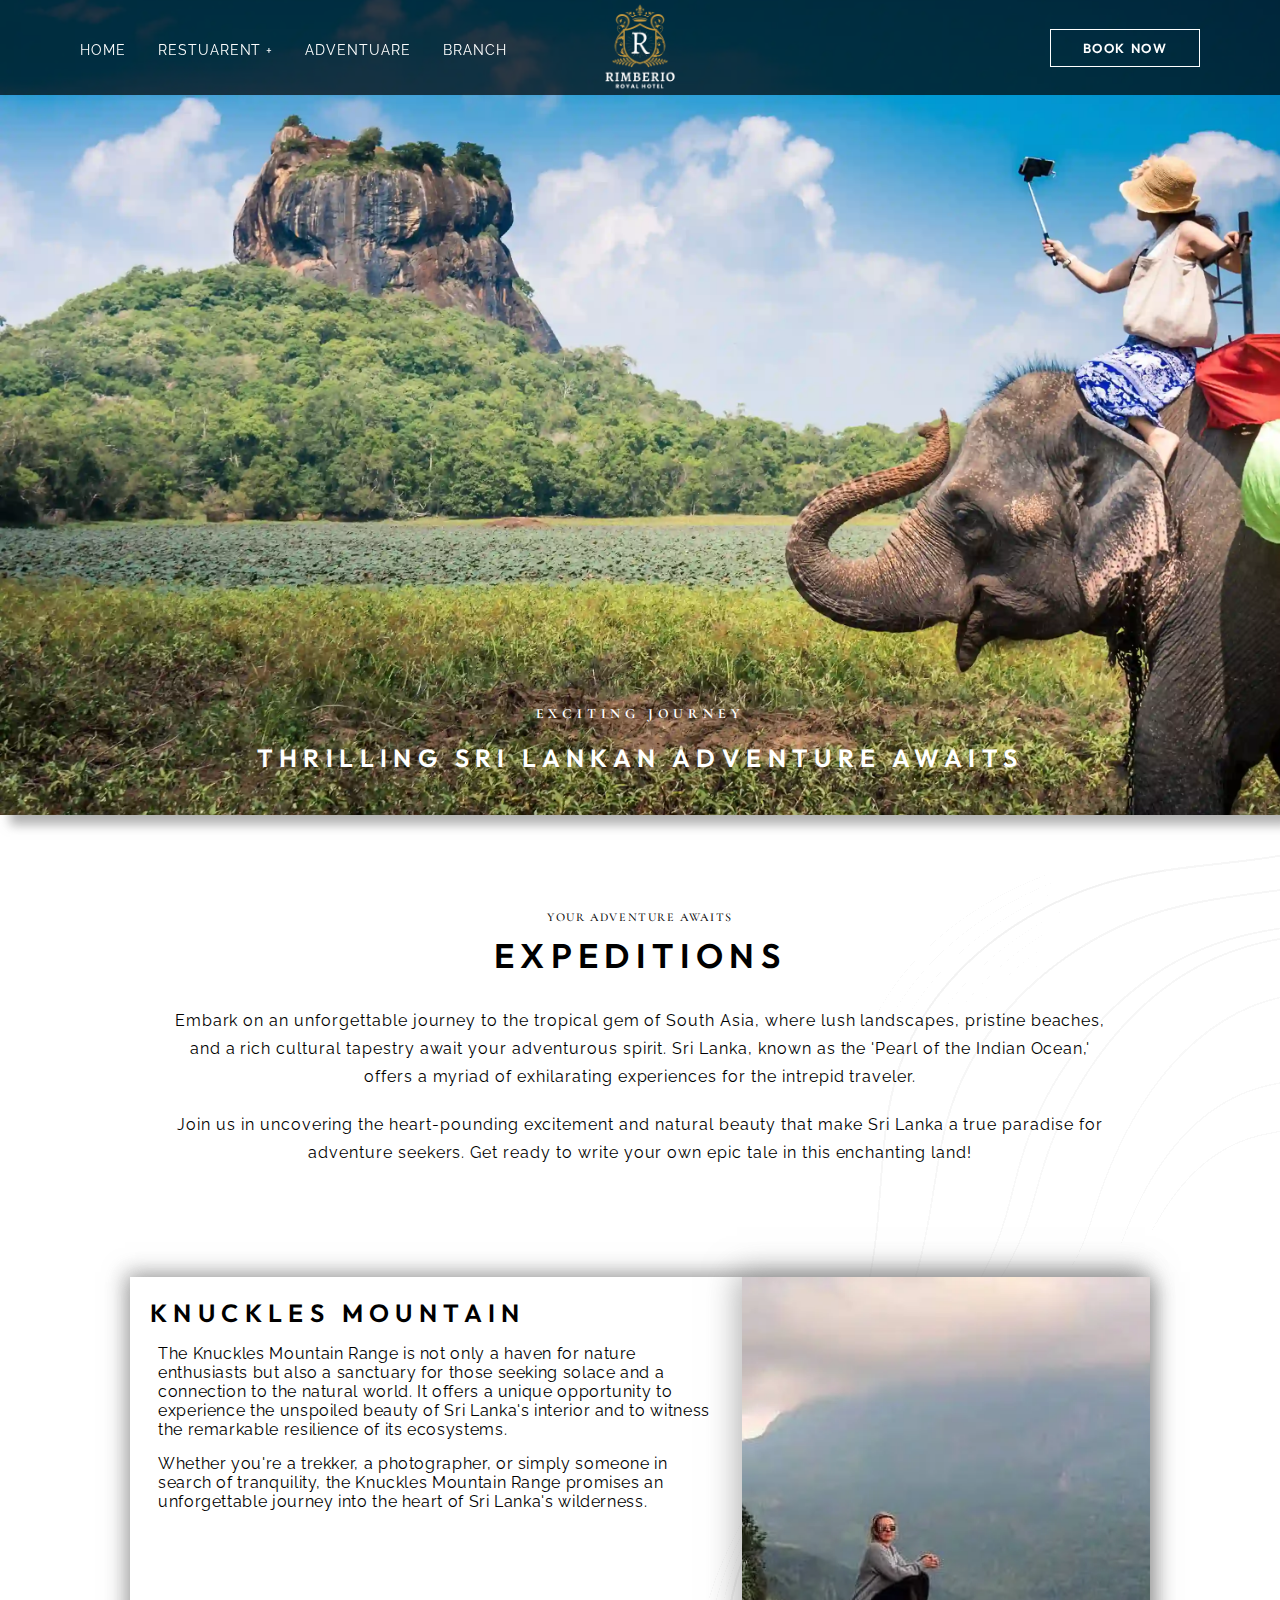
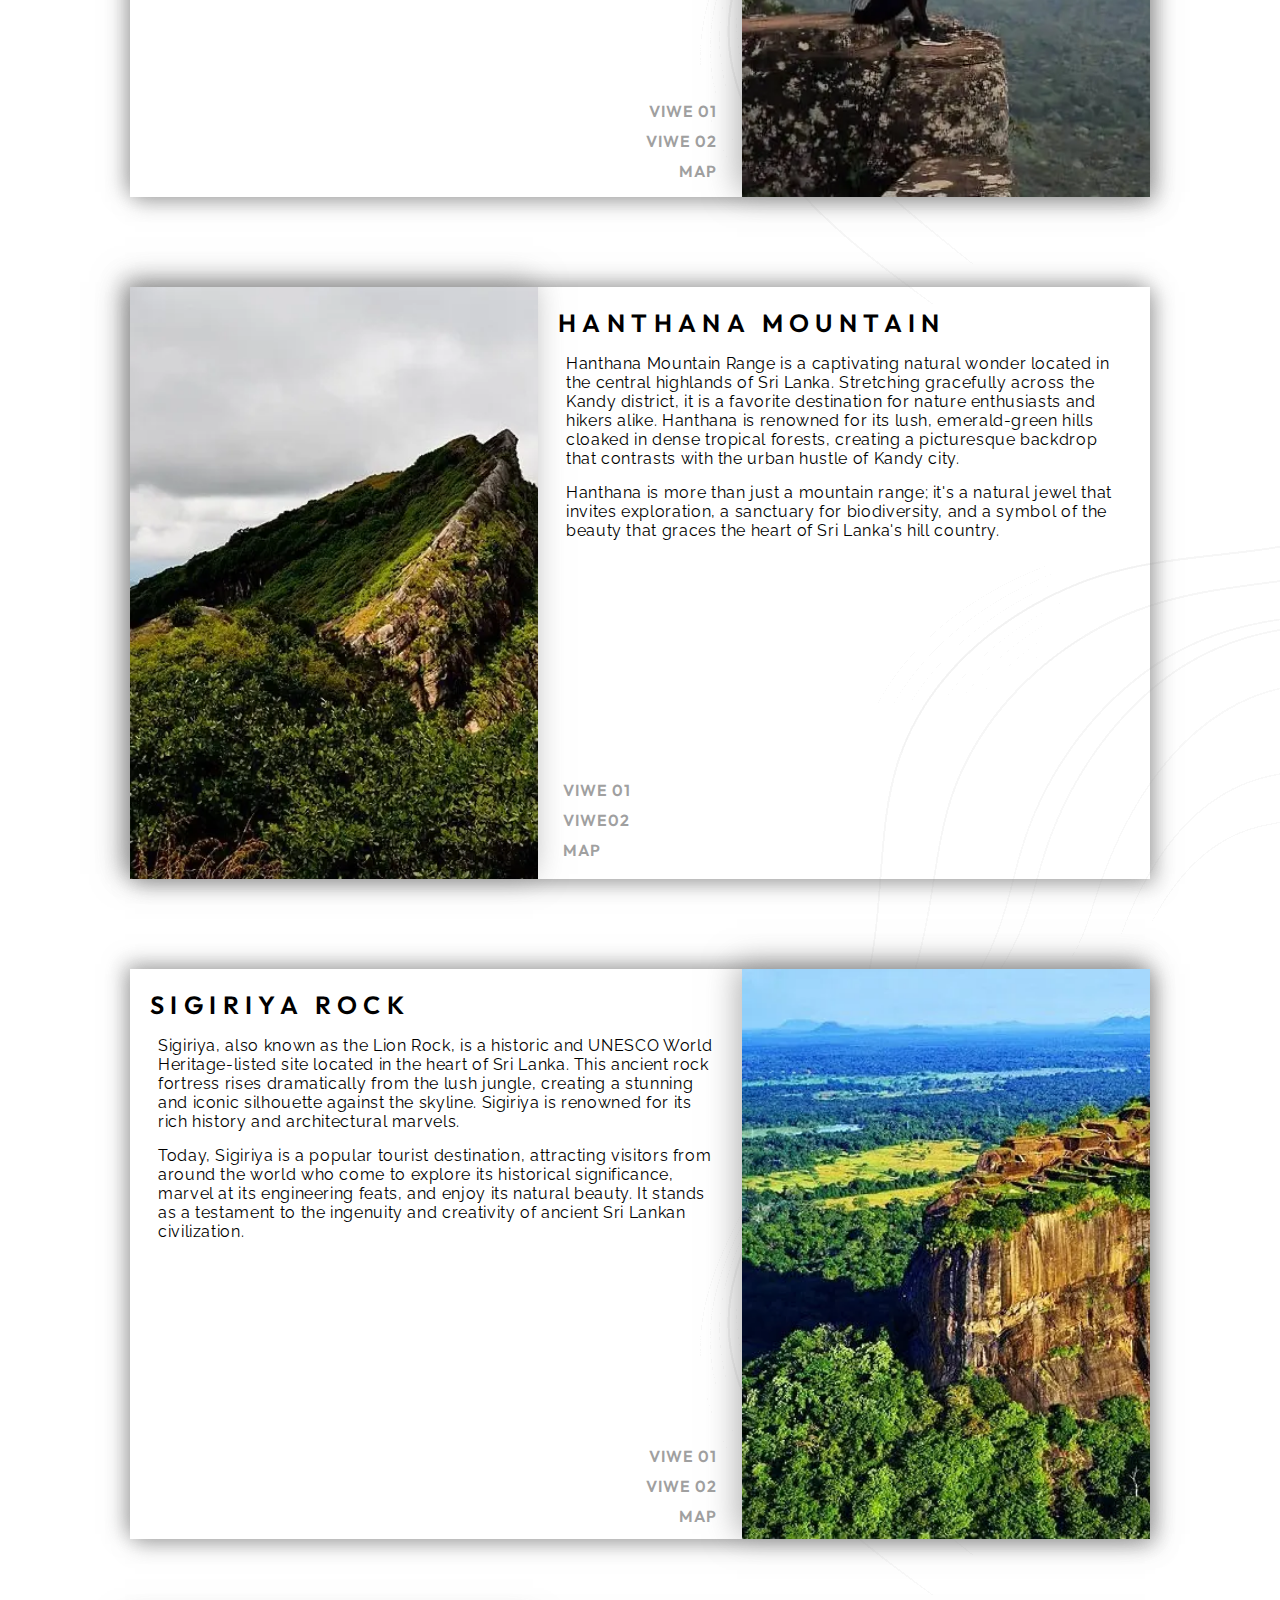
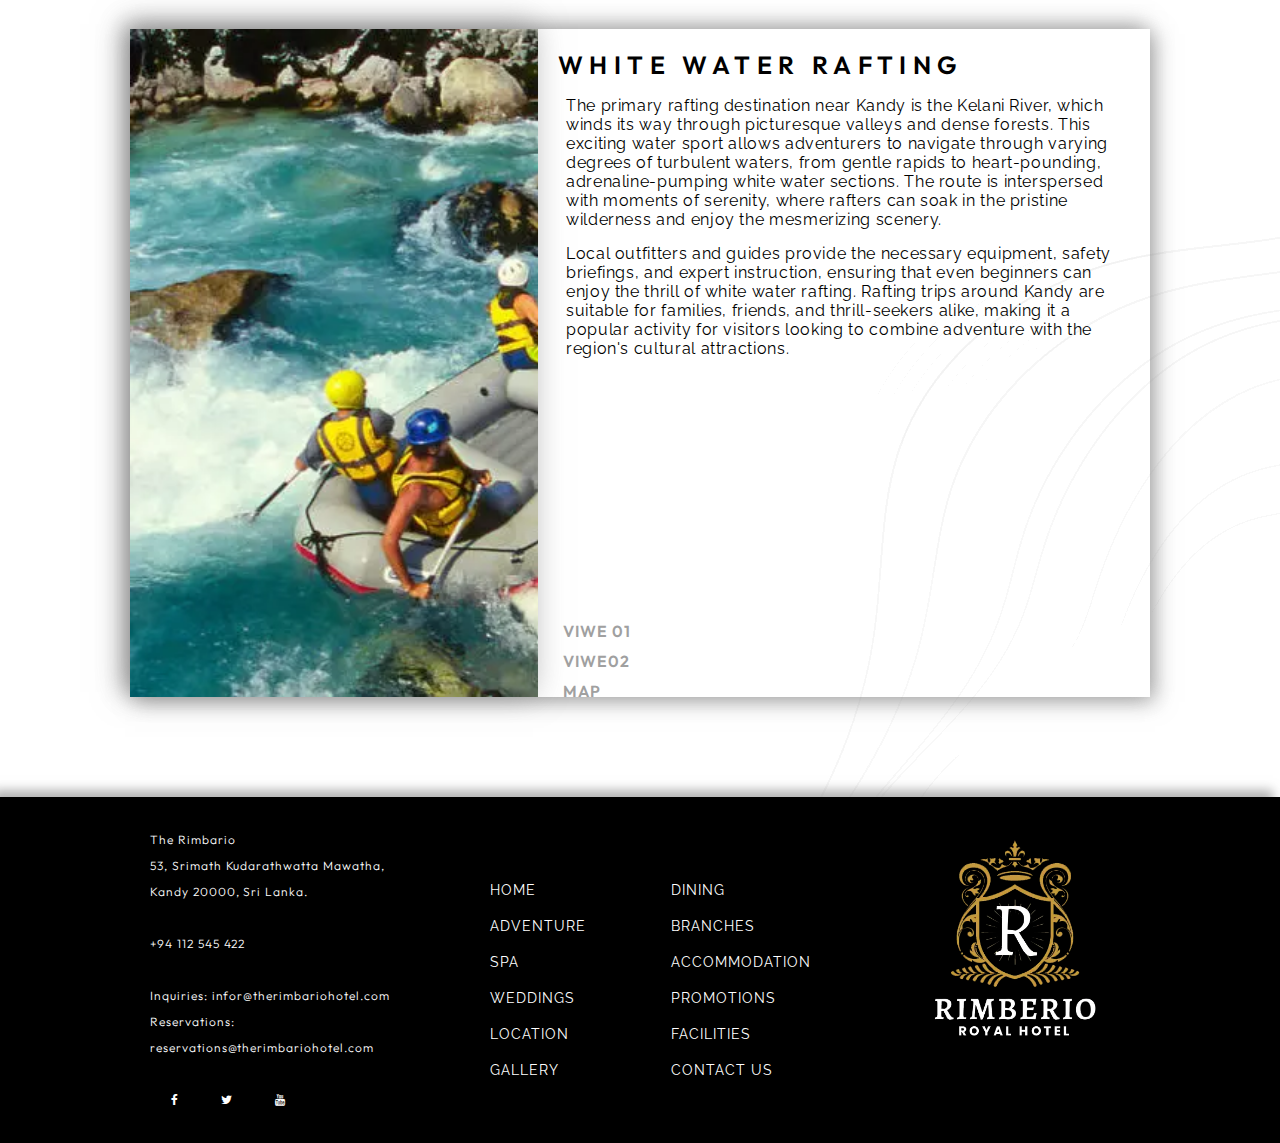
<file: adventure.html>
<!DOCTYPE html>
<html lang="en">

<head>
    <meta charset="UTF-8">
    <meta name="viewport" content="width=device-width, initial-scale=1.0, maximum-scale=1.0, user-scalable=no">
    <link rel="stylesheet" href="https://cdnjs.cloudflare.com/ajax/libs/font-awesome/6.4.2/css/all.min.css" integrity="sha512-z3gLpd7yknf1YoNbCzqRKc4qyor8gaKU1qmn+CShxbuBusANI9QpRohGBreCFkKxLhei6S9CQXFEbbKuqLg0DA==" crossorigin="anonymous" referrerpolicy="no-referrer" />
    <title>Adventures | Rimberio Royal Hotel</title>
    <link rel="icon" type="image/png" href="./images/Home/icon_white.webp">
    <link rel="preconnect" href="https://fonts.googleapis.com">
    <link rel="preconnect" href="https://fonts.gstatic.com" crossorigin>
    <link
        href="https://fonts.googleapis.com/css2?family=Cormorant+Garamond:ital,wght@0,300;0,400;0,500;0,600;0,700;1,300&family=Outfit:wght@200;300;400;500;600&family=Raleway:wght@300;400;500;600&display=swap"
        rel="stylesheet">
    <link rel="stylesheet" href="https://cdnjs.cloudflare.com/ajax/libs/font-awesome/4.7.0/css/font-awesome.min.css">
    <link rel="stylesheet" href="/style/main.css">
    <link rel="manifest" href="/site.webmanifest.json"/>
</head>

<body>
    <!-- Navigatioin bar (nav bar - logo - book now) -->
    <header class="main_navigation" id="main_navigation">
        <section class="navigetion_bar">

            <input type="checkbox" id="menu-bar">
            <label for="menu-bar">MENU</label>

            <nav class="navbar">
                <ul>
                    <li><a href="/index.html">Home</a></li>
                    <li id="drop_down"><a href="/restaurants.html">Restuarent +</a>
                        <ul>
                            <li><a href="/event_01.html" id="fist_part">Valentine Day Party</a></li>
                            <li><a href="/event_02.html" id="second_part">Christmas Day Party</a></li>
                        </ul>
                    </li>
                    <li><a href="#">Adventuare</a></li>
                    <li><a href="/branches.html">Branch</a></li>
                    <li><a href="/booking/room_booking.html" target="_blank" class="book-button" id="mob_booking">book now</a></li>
                </ul>
            </nav>
        </section>
        <section class="main-logo">
            <a href="/index.html"><img src="images/Home/Main_Logo_02.webp" alt="hotel logo"></a>
        </section>
        <section id="booking_btn">
            <a href="/room_booking.html" target="_blank" class="book-button" id="booking">book now</a>
        </section>
    </header>

    <!-- main image section (hero) -->
    <section class="adventure-main-image-container mob-main-image-container">
        <section class="welcome_text_flex">
            <section class="small_word">
                <p>Exciting journey</p>
            </section>
            <section class="large_word">
                <p>thrilling sri lankan adventure awaits</p>
            </section>
        </section>
    </section>

    <main class="main_adventure_body">
        <article class="adventure_main_container">
            <!-- Inroduction section -->
            <section class="adventure_intro">
                <p class="tital_top">your adventure awaits</p>
                <p class="tital_bottom">expeditions</p>
                <p class="adventure_phara">Embark on an unforgettable journey to the tropical gem of South Asia, where
                    lush landscapes, pristine beaches, and a rich cultural tapestry await your adventurous spirit. Sri
                    Lanka, known as the 'Pearl of the Indian Ocean,' offers a myriad of exhilarating experiences for the
                    intrepid traveler.</p>
                <p class="adventure_phara">Join us in uncovering the heart-pounding excitement and natural beauty that
                    make Sri Lanka a true paradise for adventure seekers. Get ready to write your own epic tale in this
                    enchanting land!</p>
            </section>
            <!-- first place -->
            <section class="adventure_types">
                <section class="first_adv">
                    <section class="left_intro">
                        <p class="tital">Knuckles Mountain</p>
                        <p class="phara">The Knuckles Mountain Range is not only a haven for nature enthusiasts but also
                            a sanctuary for those seeking solace and a connection to the natural world. It offers a
                            unique opportunity to experience the unspoiled beauty of Sri Lanka's interior and to witness
                            the remarkable resilience of its ecosystems.</p>
                        <p class="phara">Whether you're a trekker, a photographer, or simply someone in search of
                            tranquility, the Knuckles Mountain Range promises an unforgettable journey into the heart of
                            Sri Lanka's wilderness.</p>
                        <section class="first_navigetion_manual_01_1">
                            <section class="first_navigetion_manual_01_2">
                                <label for="adv_01-1" class="adv_manual_text">viwe 01</label>
                                <label for="adv_01-2" class="adv_manual_text">viwe 02</label>
                                <label for="adv_01-3" class="adv_manual_text">map</label>
                                <!--  -->
                                <span class="adv_manual_text_mob" style="font-size: 13px;">map zoom:</span>
                                <label for="adv_01-3" class="adv_manual_text_mob">in</label>
                                <label for="adv_01-1" class="adv_manual_text_mob">out</label> 
                            </section>
                        </section>
                    </section>
                    <section class="adv_slide_section">
                        <!-- radio botton for navigation -->
                        <input type="radio" name="radion_btn" id="adv_01-1">
                        <input type="radio" name="radion_btn" id="adv_01-2">
                        <input type="radio" name="radion_btn" id="adv_01-3">
                        <!-- adventure img -->
                        <section class="slide_img f01">
                            <img src="/images/Adventure/KNUCKLES.webp" alt="viwe of Knuckles Mountain">
                        </section>
                        <section class="slide_img">
                            <img src="/images/Adventure/11.webp" alt="viwe of Knuckles Mountain">
                        </section>
                        <section class="slide_img">
                            <iframe
                                src="https://www.google.com/maps/embed?pb=!1m18!1m12!1m3!1d253227.00740225107!2d80.55003056569132!3d7.390603761472924!2m3!1f0!2f0!3f0!3m2!1i1024!2i768!4f13.1!3m3!1m2!1s0x3ae35f659beee899%3A0x3bf7cc23068a888d!2sKnuckles!5e0!3m2!1sen!2slk!4v1692860388844!5m2!1sen!2slk"
                                width="100%" height="100%" style="border:0;" allowfullscreen="" loading="lazy"
                                referrerpolicy="no-referrer-when-downgrade" title="location of Knuckles Mountain"></iframe>
                        </section>
                    </section>
                </section>
            </section>

            <!-- second place -->
            <section class="adventure_types">
                <section class="second_adv">
                    <section class="adv_slide_section">
                        <!-- radio botton for navigation -->
                        <input type="radio" name="radion_btn" id="adv_02-1">
                        <input type="radio" name="radion_btn" id="adv_02-2">
                        <input type="radio" name="radion_btn" id="adv_02-3">
                        <!-- adventure img -->
                        <section class="slide_img f02">
                            <img src="/images/Adventure/hanthana copy 2.webp" alt="viwe of Hanthana Mountain">
                        </section>
                        <section class="slide_img">
                            <img src="/images/Adventure/hanthana copy.webp" alt="viwe of Hanthana Mountain">
                        </section>
                        <section class="slide_img">
                            <iframe
                                src="https://www.google.com/maps/embed?pb=!1m18!1m12!1m3!1d31662.761748694087!2d80.60747085624455!3d7.258450285878703!2m3!1f0!2f0!3f0!3m2!1i1024!2i768!4f13.1!3m3!1m2!1s0x3ae368ab930e1b05%3A0xf4dcea28e4fbcbea!2z4LeE4Lax4LeK4Lat4LeP4Lax!5e0!3m2!1sen!2slk!4v1692892890206!5m2!1sen!2slk"
                                width="100%" height="100%" style="border:0;" allowfullscreen="" loading="lazy"
                                referrerpolicy="no-referrer-when-downgrade" title="location of Hanthana Mountain"></iframe>
                        </section>
                    </section>
                    <section class="left_intro">
                        <p class="tital">Hanthana Mountain</p>
                        <p class="phara">Hanthana Mountain Range is a captivating natural wonder located in the central
                            highlands of Sri Lanka. Stretching gracefully across the Kandy district, it is a favorite
                            destination for nature enthusiasts and hikers alike. Hanthana is renowned for its lush,
                            emerald-green hills cloaked in dense tropical forests, creating a picturesque backdrop that
                            contrasts with the urban hustle of Kandy city.</p>
                        <p class="phara">Hanthana is more than just a mountain range; it's a natural jewel that invites
                            exploration, a sanctuary for biodiversity, and a symbol of the beauty that graces the heart
                            of Sri Lanka's hill country.</p>
                        <section class="second_navigetion_manual_01_1">
                            <section class="second_navigetion_manual_01_2">
                            <label for="adv_02-1" class="adv_manual_text">viwe 01</label>
                            <label for="adv_02-2" class="adv_manual_text">viwe02</label>
                            <label for="adv_02-3" class="adv_manual_text">map</label>
                            <!--  -->
                            <span class="adv_manual_text_mob" style="font-size: 13px;">map zoom:</span>
                            <label for="adv_02-3" class="adv_manual_text_mob">in</label>
                            <label for="adv_02-1" class="adv_manual_text_mob">out</label> 
                        </section>
                            </section>
                    </section>
                </section>
            </section>

            <!-- third place -->
            <section class="adventure_types">
                <section class="first_adv">
                    <section class="left_intro">
                        <p class="tital">sigiriya rock</p>
                        <p class="phara">Sigiriya, also known as the Lion Rock, is a historic and UNESCO World
                            Heritage-listed site located in the heart of Sri Lanka. This ancient rock fortress rises
                            dramatically from the lush jungle, creating a stunning and iconic silhouette against the
                            skyline. Sigiriya is renowned for its rich history and architectural marvels.</p>
                        <p class="phara">Today, Sigiriya is a popular tourist destination, attracting visitors from
                            around the world who come to explore its historical significance, marvel at its engineering
                            feats, and enjoy its natural beauty. It stands as a testament to the ingenuity and
                            creativity of ancient Sri Lankan civilization.</p>
                        <section class="first_navigetion_manual_01_1">
                            <section class="first_navigetion_manual_01_2">
                                <label for="adv_03-1" class="adv_manual_text">viwe 01</label>
                                <label for="adv_03-2" class="adv_manual_text">viwe 02</label>
                                <label for="adv_03-3" class="adv_manual_text">map</label>
                                <!--  -->
                                <span class="adv_manual_text_mob" style="font-size: 13px;">map zoom:</span>
                                <label for="adv_03-3" class="adv_manual_text_mob">in</label>
                                <label for="adv_03-1" class="adv_manual_text_mob">out</label> 
                            </section>
                        </section>
                    </section>
                    <section class="adv_slide_section">
                        <!-- radio botton for navigation -->
                        <input type="radio" name="radion_btn" id="adv_03-1">
                        <input type="radio" name="radion_btn" id="adv_03-2">
                        <input type="radio" name="radion_btn" id="adv_03-3">
                        <!-- adventure img -->
                        <section class="slide_img f03">
                            <img src="/images/Adventure/sigiriya.webp" alt="viwe of sigiriya rock">
                        </section>
                        <section class="slide_img">
                            <img src="/images/Adventure/08-sigiriya.webp" alt="viwe of sigiriya rock">
                        </section>
                        <section class="slide_img">
                            <iframe
                                src="https://www.google.com/maps/embed?pb=!1m18!1m12!1m3!1d63222.843153870876!2d80.70567770556428!3d7.954676169778975!2m3!1f0!2f0!3f0!3m2!1i1024!2i768!4f13.1!3m3!1m2!1s0x3afca15b724c9ab3%3A0xab1771275b370d52!2sSigiriya!5e0!3m2!1sen!2slk!4v1692991927023!5m2!1sen!2slk"
                                width="100%" height="100%" style="border:0;" allowfullscreen="" loading="lazy"
                                referrerpolicy="no-referrer-when-downgrade" title="location of sigiriya rock"></iframe>
                        </section>
                    </section>
                </section>
            </section>
            
            <!-- forth place -->
            <section class="adventure_types">
                <section class="second_adv">
                    <section class="adv_slide_section">
                        <!-- radio botton for navigation -->
                        <input type="radio" name="radion_btn" id="adv_04-1">
                        <input type="radio" name="radion_btn" id="adv_04-2">
                        <input type="radio" name="radion_btn" id="adv_04-3">
                        <!-- adventure img -->
                        <section class="slide_img f04">
                            <img src="/images/Adventure/boat.webp" alt="viwe of White Water Rafting">
                        </section>
                        <section class="slide_img">
                            <img src="/images/Adventure/boat 1.jpg copy.webp" alt="viwe of White Water Rafting">
                        </section>
                        <section class="slide_img">
                            <iframe
                                src="https://www.google.com/maps/embed?pb=!1m18!1m12!1m3!1d445320.32038144977!2d79.83799582886735!3d7.568403459790841!2m3!1f0!2f0!3f0!3m2!1i1024!2i768!4f13.1!3m3!1m2!1s0x3ae3662fed1ebaad%3A0x5a490035833910db!2sTrekking%20Expeditor!5e0!3m2!1sen!2slk!4v1692889796632!5m2!1sen!2slk"
                                width="100%" height="100%" style="border:0;" allowfullscreen="" loading="lazy"
                                referrerpolicy="no-referrer-when-downgrade" title="location of White Water Rafting"></iframe>
                        </section>
                    </section>
                    <section class="left_intro">
                        <p class="tital">White Water Rafting</p>
                        <p class="phara">The primary rafting destination near Kandy is the Kelani River, which winds its
                            way through picturesque valleys and dense forests. This exciting water sport allows
                            adventurers to navigate through varying degrees of turbulent waters, from gentle rapids to
                            heart-pounding, adrenaline-pumping white water sections. The route is interspersed with
                            moments of serenity, where rafters can soak in the pristine wilderness and enjoy the
                            mesmerizing scenery.</p>
                        <p class="phara">Local outfitters and guides provide the necessary equipment, safety briefings,
                            and expert instruction, ensuring that even beginners can enjoy the thrill of white water
                            rafting. Rafting trips around Kandy are suitable for families, friends, and thrill-seekers
                            alike, making it a popular activity for visitors looking to combine adventure with the
                            region's cultural attractions.</p>
                        <section class="second_navigetion_manual_01_1">
                            <section class="second_navigetion_manual_01_2">
                            <label for="adv_04-1" class="adv_manual_text">viwe 01</label>
                            <label for="adv_04-2" class="adv_manual_text">viwe02</label>
                            <label for="adv_04-3" class="adv_manual_text">map</label>
                            <!--  -->
                            <span class="adv_manual_text_mob" style="font-size: 13px;">map zoom:</span>
                            <label for="adv_04-3" class="adv_manual_text_mob">in</label>
                            <label for="adv_04-1" class="adv_manual_text_mob">out</label> 
                        </section>
                            </section>
                    </section>
                </section>
            </section>
        </article>
        <!-- create footer -->
        <footer>
            <section class="footer_flex">
                <section class="footer_infor">
                    <p>The Rimbario<br> 53, Srimath Kudarathwatta Mawatha,<br> Kandy 20000, Sri Lanka.</p><br>
                    <a href="tel:+94112545422">+94 112 545 422</a><br><br>
                    <a href="mailto:infor@therimbariohotel.com">Inquiries: infor@therimbariohotel.com</a><br>
                    <a href="mailto:infor@therimbariohotel.com">Reservations:
                        reservations@therimbariohotel.com</a><br><br>
                    <section class="s_icon">
                        <ul>
                            <li><a href="https://www.google.com/url?sa=t&rct=j&q=&esrc=s&source=web&cd=&ved=2ahUKEwio14jlt5uBAxXISWwGHbxTD_QQmuEJegQIChAB&url=https%3A%2F%2Fwww.facebook.com%2Flogin%2F&usg=AOvVaw2NEj8NwnxhOue64pSijk7e&opi=89978449" class="fa fa-facebook" aria-label="Read more about the rimbario hotel through facebook" target="_blank"></a></li>
                            <li><a href="https://www.google.com/url?sa=t&rct=j&q=&esrc=s&source=web&cd=&cad=rja&uact=8&ved=2ahUKEwjk17L7uJuBAxUk1TgGHcrbCbYQjBB6BAgJEAE&url=https%3A%2F%2Ftwitter.com%2Flogin%3Flang%3Den&usg=AOvVaw0AMmJgcv8ZiZA73A_ttoE9&opi=89978449" class="fa fa-twitter" aria-label="Read more about the rimbario hotel through twiter" target="_blank"></a></li>
                            <li><a href="https://www.google.com/url?sa=t&rct=j&q=&esrc=s&source=web&cd=&cad=rja&uact=8&ved=2ahUKEwi5-M-FuZuBAxXI8TgGHfwsDA8QFnoECAYQAQ&url=https%3A%2F%2Fwww.youtube.com%2F&usg=AOvVaw0usXxGa_x5y1xoI_LaL0-1&opi=89978449" class="fa fa-youtube" aria-label="Read more about the rimbario hotel through youtube" target="_blank"></a></li>
                        </ul>
                    </section>
                </section>
                <section class="menu">
                    <ul>
                        <li><a href="/index.html">home</a></li>
                        <li><a href="/restaurants.html">dining</a></li>
                        <li><a href="#">adventure</a></li>
                        <li><a href="/branches.html">branches</a></li>
                        <li><a href="#">spa</a></li>
                        <li><a href="#">accommodation</a></li>
                        <li><a href="#">weddings</a></li>
                        <li><a href="#">promotions</a></li>
                        <li><a href="#">location</a></li>
                        <li><a href="#">facilities</a></li>
                        <li><a href="#">gallery</a></li>
                        <li><a href="#">contact us</a></li>
                    </ul>
                </section>
                <section class="footer_logo">
                    <img src="/images/Home/Main_Logo_02.webp" alt="hotel logo">
                </section>
            </section>
        </footer>
    </main>
</body>
</html>
</file>
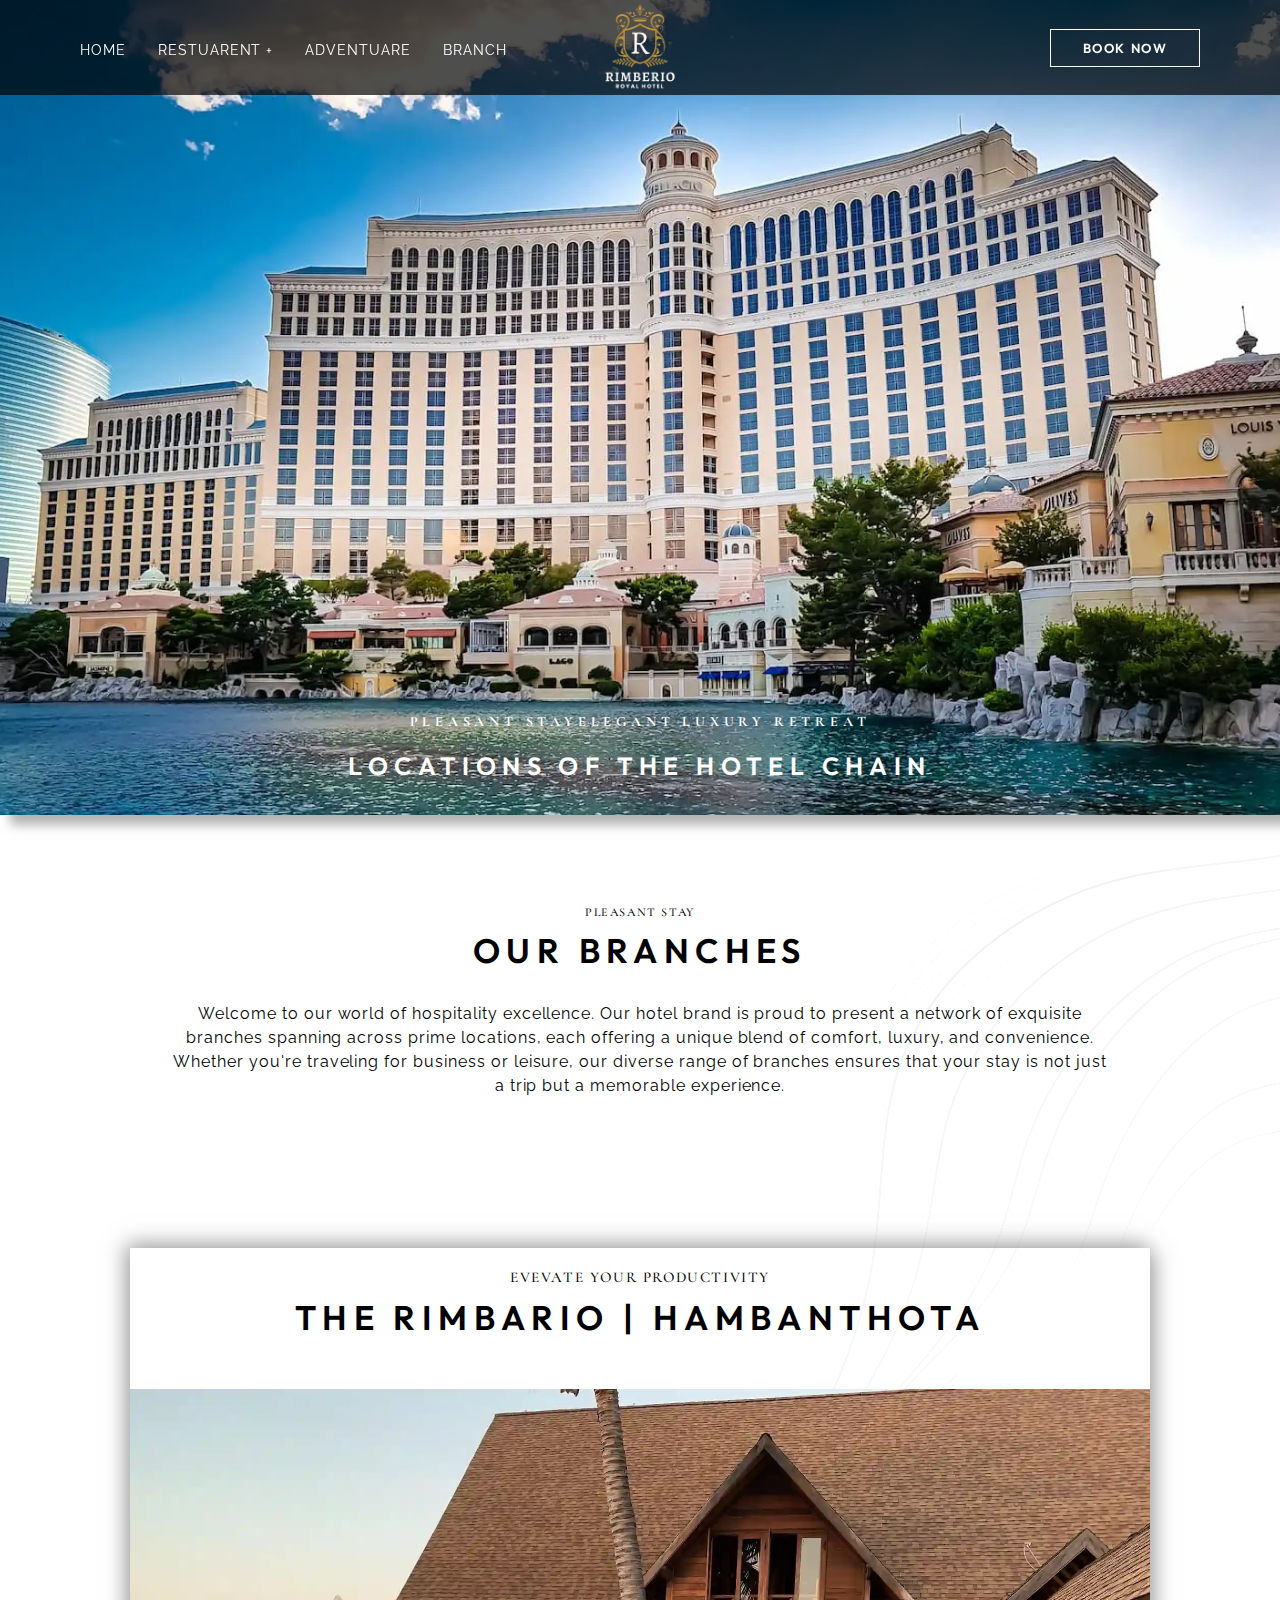
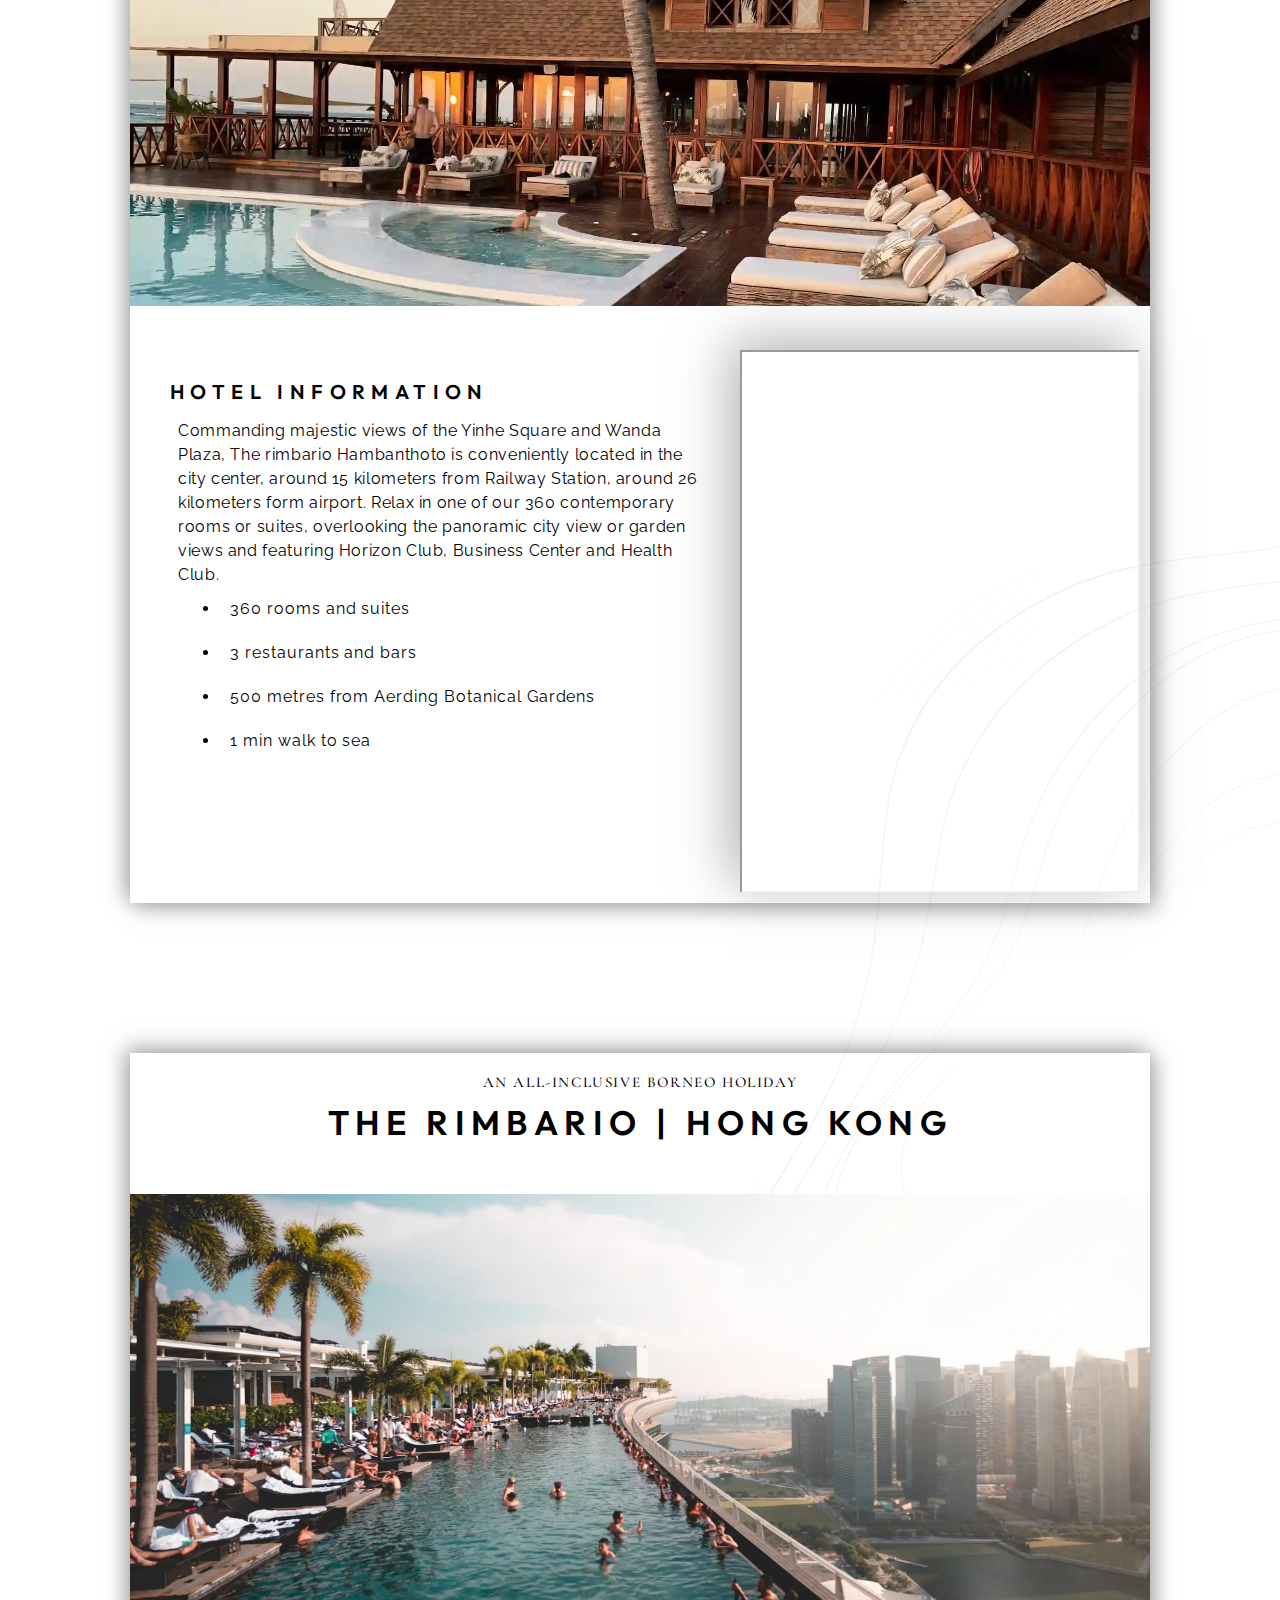
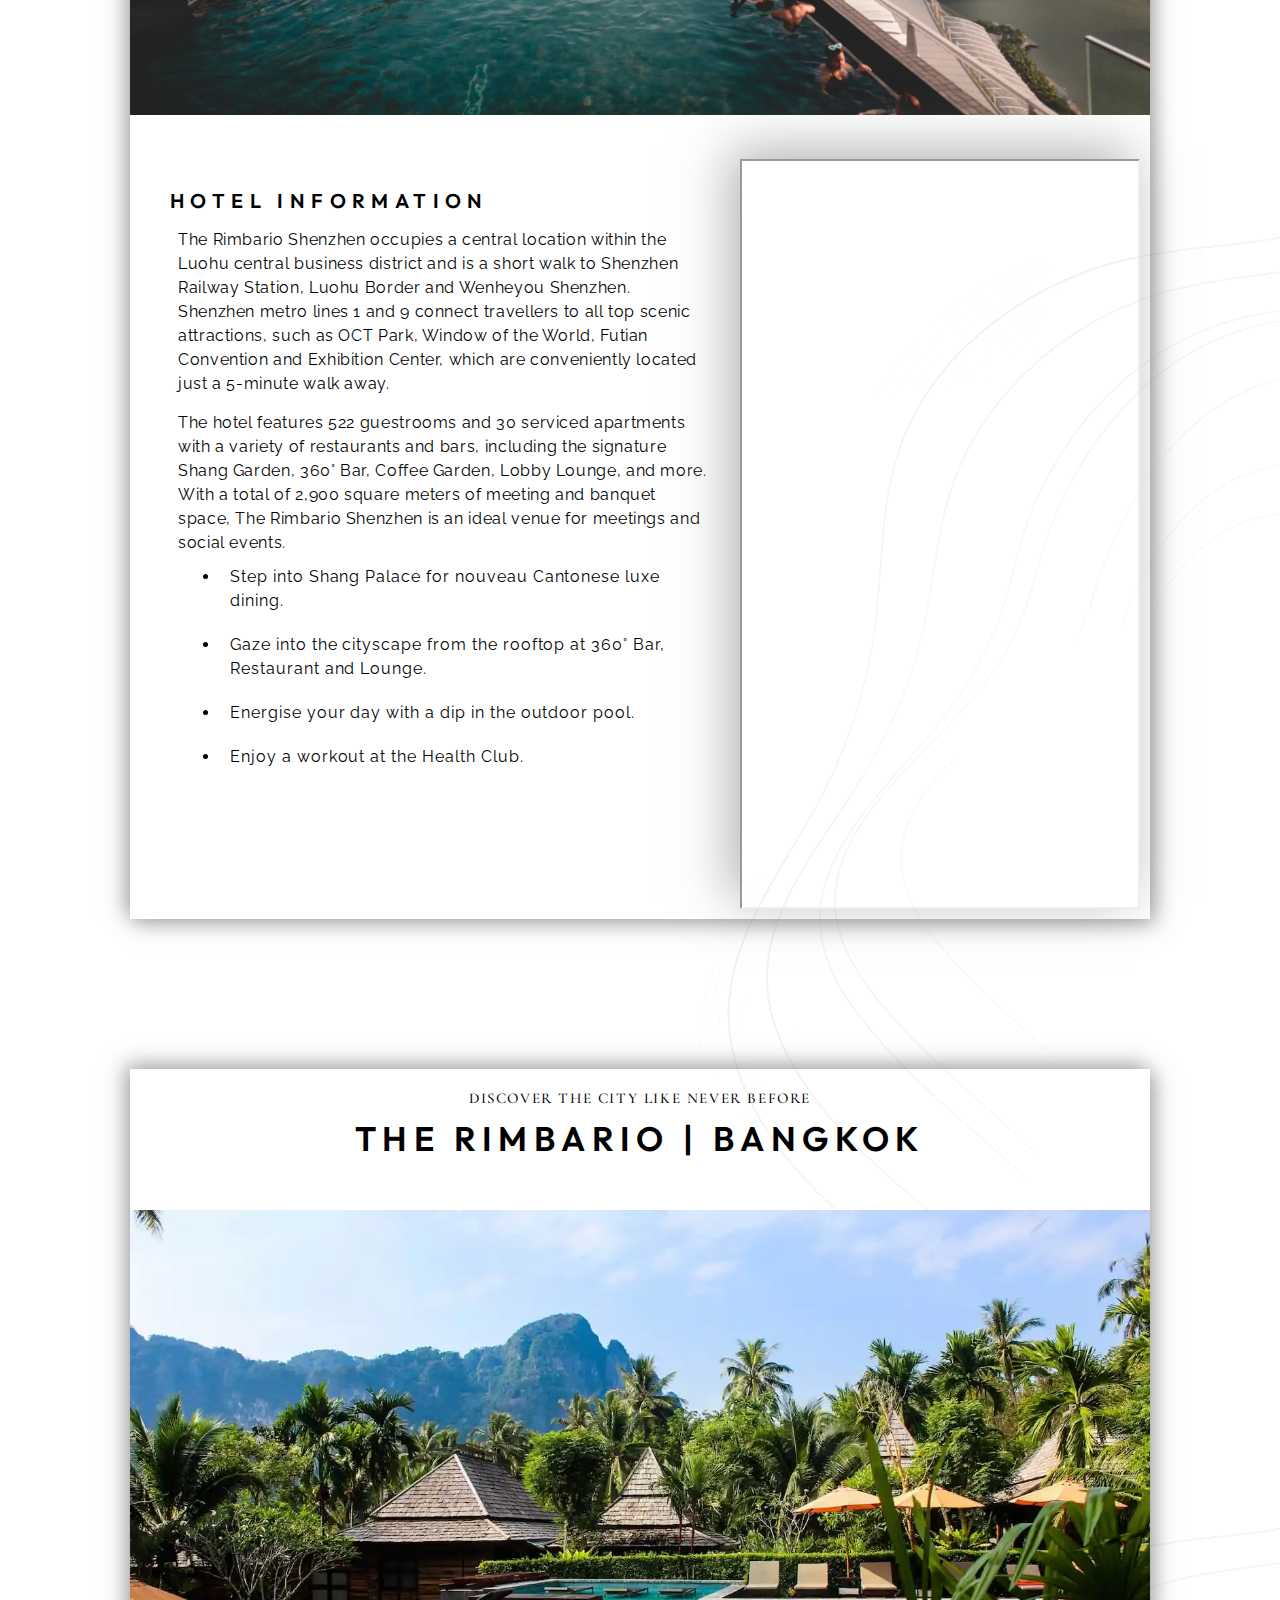
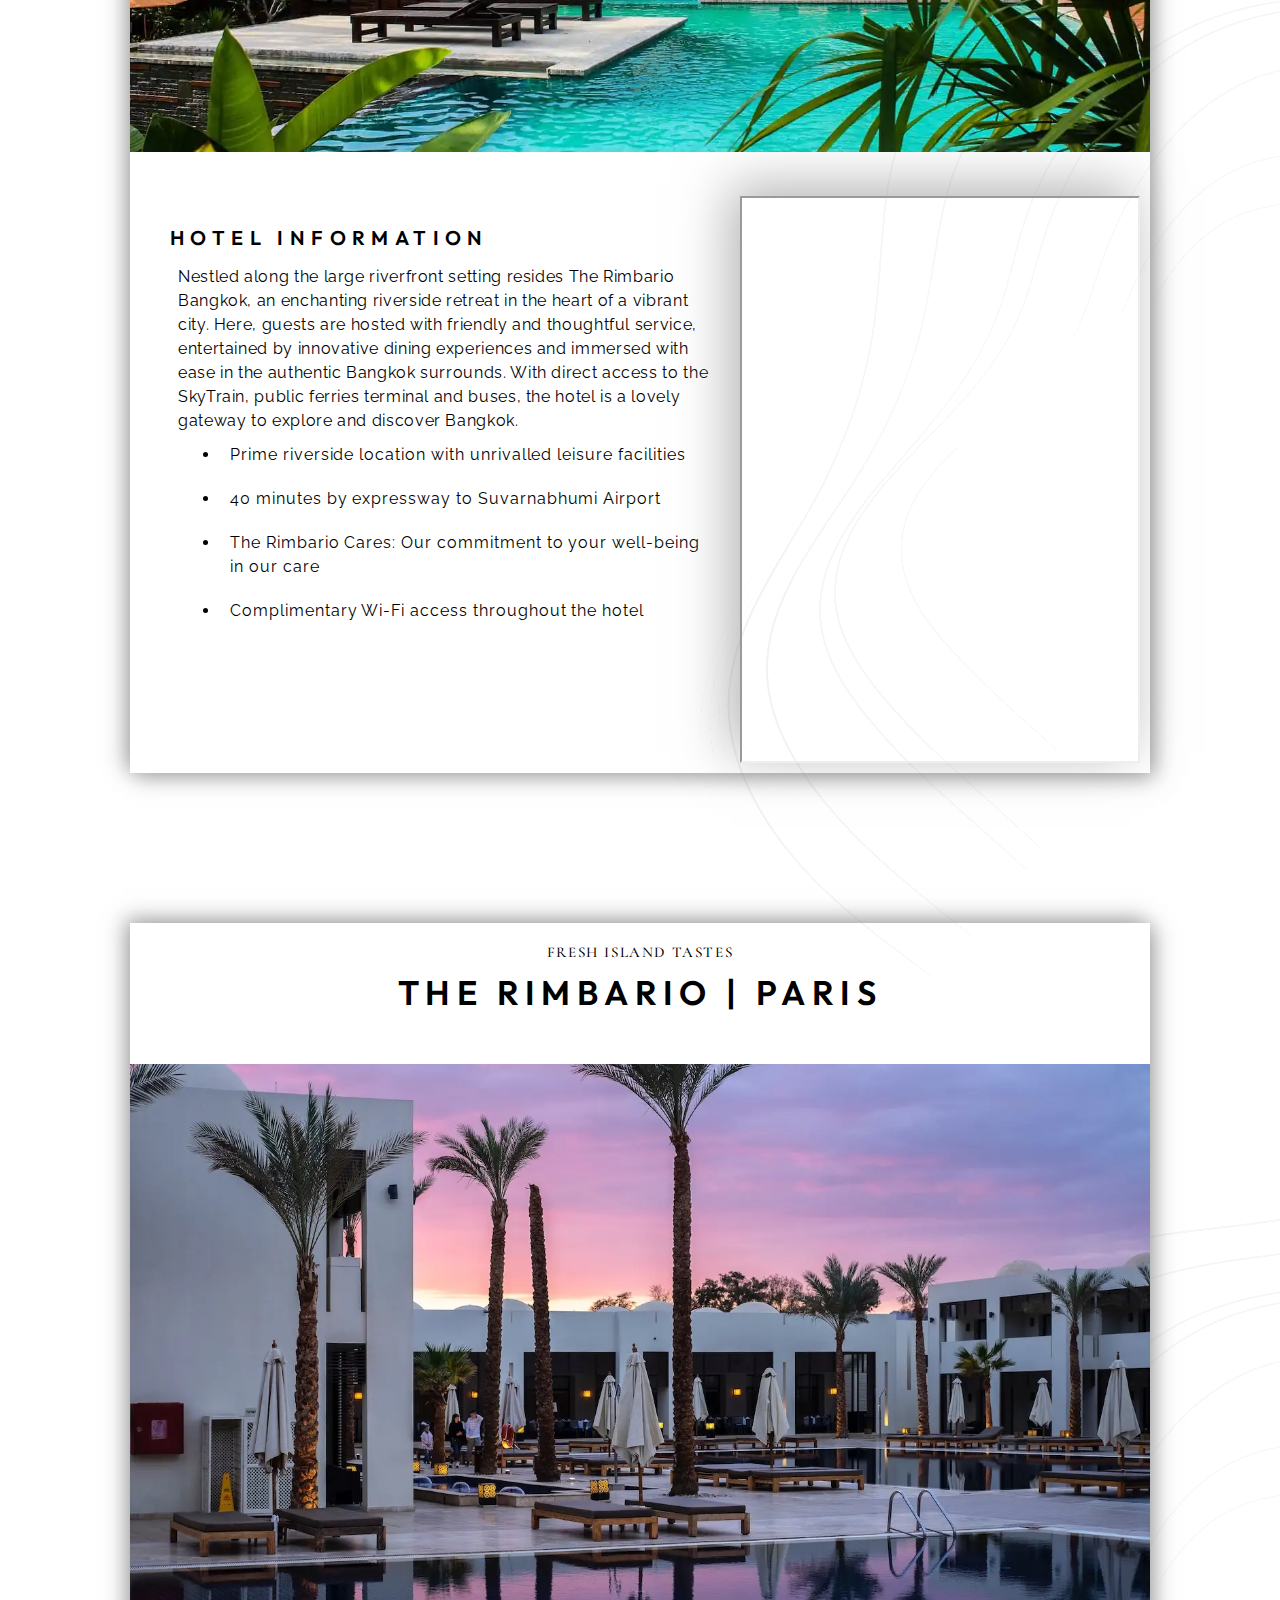
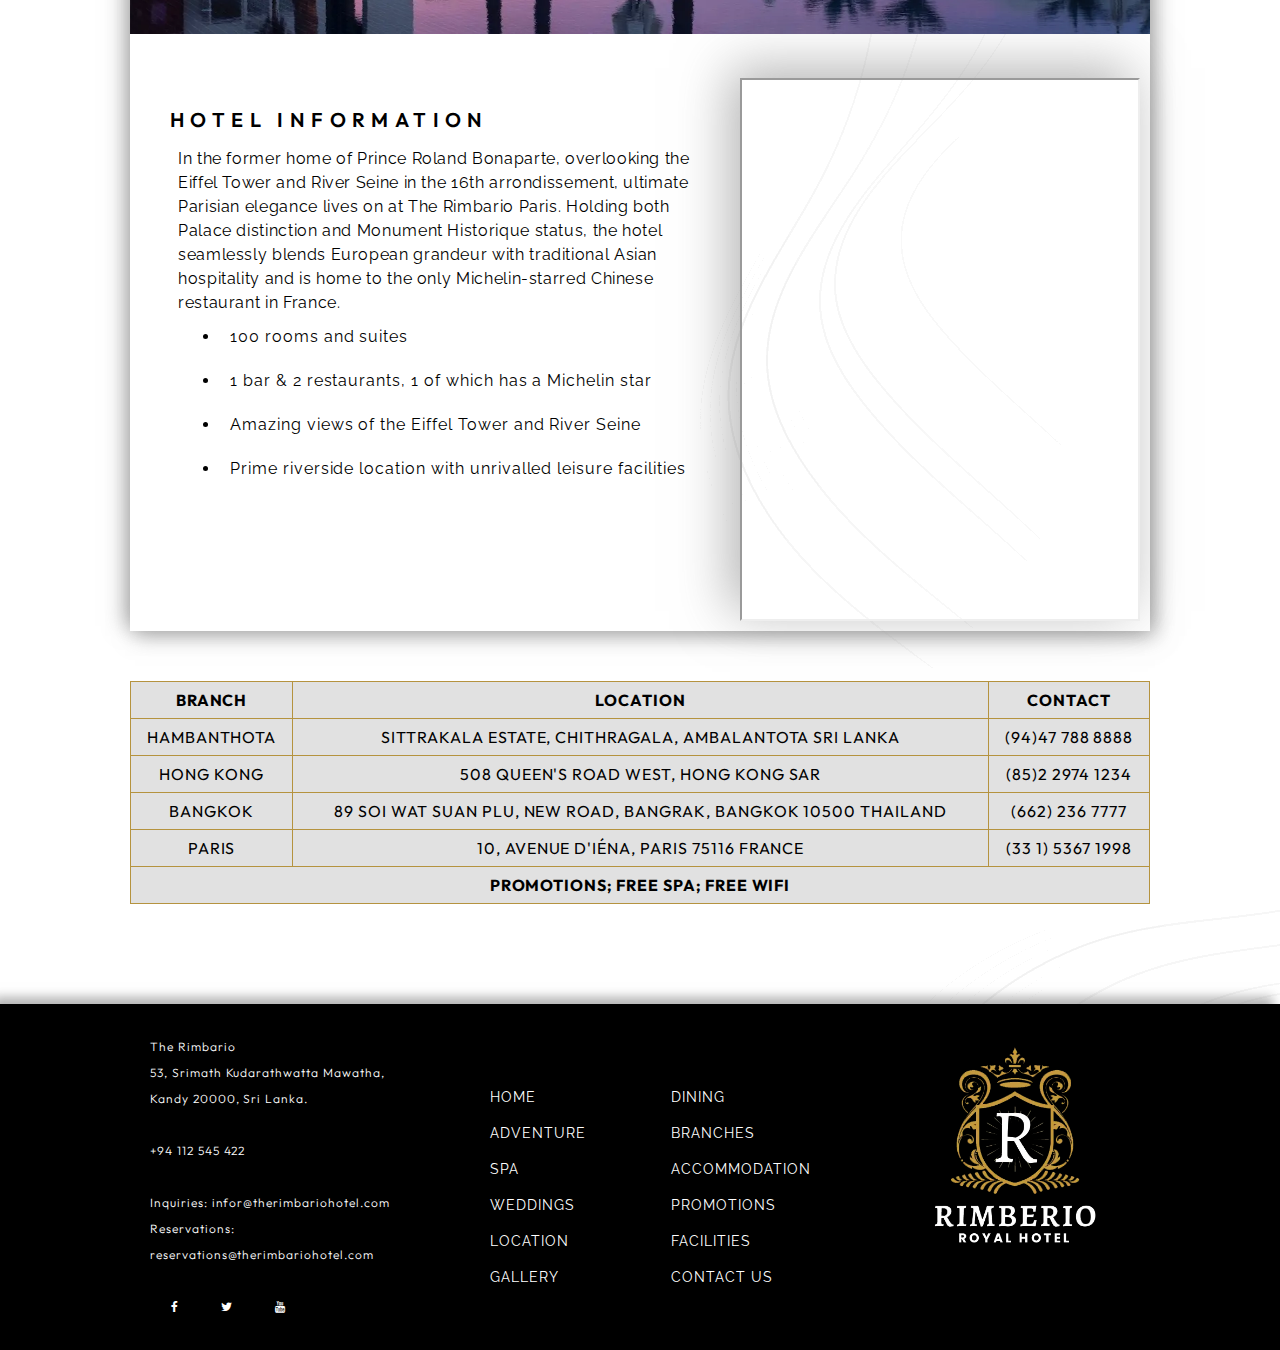
<file: branches.html>
<!DOCTYPE html>
<html lang="en">
<head>
    <meta charset="UTF-8">
    <meta name="viewport" content="width=device-width, initial-scale=1.0, maximum-scale=1.0, user-scalable=no">
    <title>Branches | Rimberio Royal Hotel</title>
    <link rel="icon" type="image/png" href="./images/Home/icon_white.webp">
    <!-- use google fonts -->
    <link rel="preconnect" href="https://fonts.googleapis.com">
    <link rel="preconnect" href="https://fonts.gstatic.com" crossorigin>
    <link href="https://fonts.googleapis.com/css2?family=Cormorant+Garamond:ital,wght@0,300;0,400;0,500;0,600;0,700;1,300&family=Outfit:wght@200;300;400;500;600&family=Raleway:wght@300;400;500;600&display=swap" rel="stylesheet">
    <link rel="stylesheet" href="https://cdnjs.cloudflare.com/ajax/libs/font-awesome/4.7.0/css/font-awesome.min.css">
    <link rel="stylesheet" href="/style/main.css">
    <link rel="stylesheet" href="/style/adventure.css">
    <link rel="manifest" href="/site.webmanifest.json"/>
</head>
<body>
    <!-- Navigatioin bar (nav bar - logo - book now) -->
    <header class="main_navigation" id="main_navigation">
        <section class="navigetion_bar">

            <input type="checkbox" id="menu-bar">
            <label for="menu-bar">MENU</label>

            <nav class="navbar">
                <ul>
                    <li><a href="/index.html">Home</a></li>
                    <li id="drop_down"><a href="/restaurants.html">Restuarent +</a>
                        <ul>
                            <li><a href="/event_01.html" id="fist_part">Valentine Day Party</a></li>
                            <li><a href="/event_02.html" id="second_part">Christmas Day Party</a></li>
                        </ul>
                    </li>
                    <li><a href="/adventure.html">Adventuare</a></li>
                    <li><a href="#">Branch</a></li>
                    <li><a href="/Booking/room_booking.html" target="_blank" class="book-button" id="mob_booking">book now</a></li>
                </ul>
            </nav>
        </section>
        <section class="main-logo">
            <a href="/index.html"><img src="images/Home/Main_Logo_02.webp" alt="hotel logo"></a>
        </section>
        <section id="booking_btn">
            <a href="/room_booking.html" target="_blank" class="book-button" id="booking">book now</a>
        </section>
    </header>

    
     <!-- main image section (hero) -->
     <section class="branches-main-image-container">
        <section class="welcome_text_flex">
            <section class="small_word">
                <p>pleasant stayelegant luxury retreat</p>
            </section>
            <section class="large_word">
                <p>Locations of the hotel chain</p>
            </section>
        </section>
    </section>

    <main class="main_branch_body">
        <article class="branch_main_container">
            <!-- Inroduction section -->
            <section class="branch_intro">
                <p class="tital_top">pleasant stay</p>
                <p class="tital_bottom">our branches</p>
                <p class="branch_phara">Welcome to our world of hospitality excellence. Our hotel brand is proud to present a network of exquisite branches spanning across prime locations, each offering a unique blend of comfort, luxury, and convenience. Whether you're traveling for business or leisure, our diverse range of branches ensures that your stay is not just a trip but a memorable experience.</p>
            </section>
            <section class="branches_types">
                <!-- first branch -->
                <section class="branch">
                    <section class="branch_name">
                        <section class="branch_name_flex">
                            <p class="up_name">evevate your productivity</p>
                            <p class="down_name">the rimbario  |  hambanthota</p>
                        </section>
                    </section>
                    <section class="branch_img">
                        <img src="/images/Branches/hotel 01.webp" alt="Hambanthota branch">
                    </section>
                    <section class="about_branch">
                        <section class="branch_description">
                            <p class="branch_description_title">Hotel Information</p>
                            <p class="branch_description_text">Commanding majestic views of the Yinhe Square and Wanda Plaza, The rimbario Hambanthoto is conveniently located in the city center, around 15 kilometers from Railway Station, around 26 kilometers form airport. Relax in one of our 360 contemporary rooms or suites, overlooking the panoramic city view or garden views and featuring Horizon Club, Business Center and Health Club.</p>
                            <ul>
                                <li>360 rooms and suites</li>
                                <li>3 restaurants and bars</li>
                                <li>500 metres from Aerding Botanical Gardens</li>
                                <li>1 min walk to sea</li>
                            </ul>
                        </section>
                        <section class="branch_map">
                            <iframe src="https://www.google.com/maps/embed?pb=!1m18!1m12!1m3!1d3026.614384740327!2d109.84820507624468!3d40.66042997140154!2m3!1f0!2f0!3f0!3m2!1i1024!2i768!4f13.1!3m3!1m2!1s0x360ff1f781d5c6cf%3A0xe7f2cd5e55bf4c15!2sShengnige%20Club!5e0!3m2!1sen!2slk!4v1693049358650!5m2!1sen!2slk" width="100%" height="100%" style="box-shadow: -10px -10px 50px #80808099" allowfullscreen="" loading="lazy" referrerpolicy="no-referrer-when-downgrade" title="location of hambanthota branch"></iframe>
                        </section>
                    </section>
                </section>

                <!-- second branch -->
                <section class="branch">
                    <section class="branch_name">
                        <section class="branch_name_flex">
                            <p class="up_name">an all-inclusive borneo holiday</p>
                            <p class="down_name">the rimbario | hong kong</p>
                        </section>
                    </section>
                    <section class="branch_img">
                        <img src="/images/Branches/hotel 02.webp" alt="hong kong branch">
                    </section>
                    <section class="about_branch">
                        <section class="branch_description">
                            <p class="branch_description_title">Hotel Information</p>
                            <p class="branch_description_text">The Rimbario Shenzhen occupies a central location within the Luohu central business district and is a short walk to Shenzhen Railway Station, Luohu Border and Wenheyou Shenzhen. Shenzhen metro lines 1 and 9 connect travellers to all top scenic attractions, such as OCT Park, Window of the World, Futian Convention and Exhibition Center, which are conveniently located just a 5-minute walk away.</p>
                            <p class="branch_description_text">The hotel features 522 guestrooms and 30 serviced apartments with a variety of restaurants and bars, including the signature Shang Garden, 360° Bar, Coffee Garden, Lobby Lounge, and more. With a total of 2,900 square meters of meeting and banquet space, The Rimbario Shenzhen is an ideal venue for meetings and social events.</p>
                            <ul>
                                <li>Step into Shang Palace for nouveau Cantonese luxe dining.</li>
                                <li>Gaze into the cityscape from the rooftop at 360° Bar, Restaurant and Lounge.</li>
                                <li>Energise your day with a dip in the outdoor pool.</li>
                                <li>Enjoy a workout at the Health Club.</li>
                            </ul>
                        </section>
                        <section class="branch_map">
                            <iframe src="https://www.google.com/maps/embed?pb=!1m14!1m12!1m3!1d1063.5885999288812!2d114.1680357014896!3d22.322751162950386!2m3!1f0!2f0!3f0!3m2!1i1024!2i768!4f13.1!5e0!3m2!1sen!2slk!4v1693052429333!5m2!1sen!2slk" width="100%" height="100%" style="box-shadow: -10px -10px 50px #80808099" allowfullscreen="" loading="lazy" referrerpolicy="no-referrer-when-downgrade" title="location of hong kong branch"></iframe>
                        </section>
                    </section>
                </section>

                <!-- third branch -->
                <section class="branch">
                    <section class="branch_name">
                        <section class="branch_name_flex">
                            <p class="up_name">discover the city like never before</p>
                            <p class="down_name">the rimbario | bangkok</p>
                        </section>
                    </section>
                    <section class="branch_img">
                        <img src="/images/Branches/hotel 03.webp" alt="bangkok branch">
                    </section>
                    <section class="about_branch">
                        <section class="branch_description">
                            <p class="branch_description_title">Hotel Information</p>
                            <p class="branch_description_text">Nestled along the large riverfront setting resides The Rimbario Bangkok, an enchanting riverside retreat in the heart of a vibrant city. Here, guests are hosted with friendly and thoughtful service, entertained by innovative dining experiences and immersed with ease in the authentic Bangkok surrounds. With direct access to the SkyTrain, public ferries terminal and buses, the hotel is a lovely gateway to explore and discover Bangkok.</p>
                            <ul>
                                <li>Prime riverside location with unrivalled leisure facilities</li>
                                <li>40 minutes by expressway to Suvarnabhumi Airport</li>
                                <li>The Rimbario Cares: Our commitment to your well-being in our care</li>
                                <li>Complimentary Wi-Fi access throughout the hotel</li>
                            </ul>
                        </section>
                        <section class="branch_map">
                            <iframe src="https://www.google.com/maps/embed?pb=!1m14!1m12!1m3!1d8540.826660460469!2d100.49923904369973!3d13.749795111660292!2m3!1f0!2f0!3f0!3m2!1i1024!2i768!4f13.1!5e0!3m2!1sen!2slk!4v1693053078888!5m2!1sen!2slk" width="100%" height="100%" style="box-shadow: -10px -10px 50px #80808099" allowfullscreen="" loading="lazy" referrerpolicy="no-referrer-when-downgrade" title="location of bangkok branch"></iframe>
                        </section>
                    </section>
                </section>

                <!-- fourth branch -->
                <section class="branch">
                    <section class="branch_name">
                        <section class="branch_name_flex">
                            <p class="up_name">fresh island tastes</p>
                            <p class="down_name">the rimbario | paris</p>
                        </section>
                    </section>
                    <section class="branch_img">
                        <img src="/images/Branches/hotel 04.webp" alt="paris branch">
                    </section>
                    <section class="about_branch">
                        <section class="branch_description">
                            <p class="branch_description_title">Hotel Information</p>
                            <p class="branch_description_text">In the former home of Prince Roland Bonaparte, overlooking the Eiffel Tower and River Seine in the 16th arrondissement, ultimate Parisian elegance lives on at The Rimbario Paris. Holding both Palace distinction and Monument Historique status, the hotel seamlessly blends European grandeur with traditional Asian hospitality and is home to the only Michelin-starred Chinese restaurant in France.</p>
                            <ul>
                                <li>100 rooms and suites</li>
                                <li>1 bar & 2 restaurants, 1 of which has a Michelin star</li>
                                <li>Amazing views of the Eiffel Tower and River Seine</li>
                                <li>Prime riverside location with unrivalled leisure facilities</li>
                            </ul>
                        </section>
                        <section class="branch_map">
                            <iframe src="https://www.google.com/maps/embed?pb=!1m14!1m8!1m3!1d2624.7001478451084!2d2.2908278!3d48.863928!3m2!1i1024!2i768!4f13.1!3m3!1m2!1s0x47e66f4ea8e89015%3A0xb26b27908e2d35a1!2sKisoro%20Sushi!5e0!3m2!1sen!2slk!4v1693053572706!5m2!1sen!2slk" width="100%" height="100%" style="box-shadow: -10px -10px 50px #80808099" allowfullscreen="" loading="lazy" referrerpolicy="no-referrer-when-downgrade" title="location of paris branch"></iframe>
                        </section>
                    </section>
                </section>
            </section>
            <section class="branches_summry">
                <table>
                    <thead>
                        <tr>
                            <th>Branch</th>
                            <th>Location</th>
                            <th>contact</th>
                        </tr>
                    </thead>
                    <tbody>
                        <tr>
                            <td>hambanthota</td>
                            <td>Sittrakala Estate, Chithragala, Ambalantota Sri Lanka</td>
                            <td>(94)47 788 8888</td>
                        </tr>
                        <tr>
                            <td>hong kong</td>
                            <td>508 QUEEN'S ROAD WEST, HONG KONG SAR</td>
                            <td>(85)2 2974 1234</td>
                        </tr>
                        <tr>
                            <td>bangkok</td>
                            <td>89 Soi Wat Suan Plu, New Road, Bangrak, Bangkok 10500 Thailand</td>
                            <td>(662) 236 7777</td>
                        </tr>
                        <tr>
                            <td>paris</td>
                            <td>10, avenue d'Iéna, Paris 75116 France</td>
                            <td>(33 1) 5367 1998</td>
                        </tr>
                    </tbody>
                    <tfoot>
                        <tr>
                            <td colspan="3"class="tfooter">promotions; free spa; free wifi</td>
                        </tr>
                    </tfoot>
                </table>
            </section>
        </article>
    </main>
    <!-- create the footer -->
        <footer>
            <section class="footer_flex">
                <section class="footer_infor">
                    <p>The Rimbario<br> 53, Srimath Kudarathwatta Mawatha,<br> Kandy 20000, Sri Lanka.</p><br>
                    <a href="tel:+94112545422">+94 112 545 422</a><br><br>
                    <a href="mailto:infor@therimbariohotel.com">Inquiries:  infor@therimbariohotel.com</a><br>
                    <a href="mailto:infor@therimbariohotel.com">Reservations:  reservations@therimbariohotel.com</a><br><br>
                    <section class="s_icon">
                        <ul>
                            <li><a href="https://www.google.com/url?sa=t&rct=j&q=&esrc=s&source=web&cd=&ved=2ahUKEwio14jlt5uBAxXISWwGHbxTD_QQmuEJegQIChAB&url=https%3A%2F%2Fwww.facebook.com%2Flogin%2F&usg=AOvVaw2NEj8NwnxhOue64pSijk7e&opi=89978449" class="fa fa-facebook" aria-label="Read more about the rimbario hotel through facebook" target="_blank"></a></li>
                            <li><a href="https://www.google.com/url?sa=t&rct=j&q=&esrc=s&source=web&cd=&cad=rja&uact=8&ved=2ahUKEwjk17L7uJuBAxUk1TgGHcrbCbYQjBB6BAgJEAE&url=https%3A%2F%2Ftwitter.com%2Flogin%3Flang%3Den&usg=AOvVaw0AMmJgcv8ZiZA73A_ttoE9&opi=89978449" class="fa fa-twitter" aria-label="Read more about the rimbario hotel through twiter" target="_blank"></a></li>
                            <li><a href="https://www.google.com/url?sa=t&rct=j&q=&esrc=s&source=web&cd=&cad=rja&uact=8&ved=2ahUKEwi5-M-FuZuBAxXI8TgGHfwsDA8QFnoECAYQAQ&url=https%3A%2F%2Fwww.youtube.com%2F&usg=AOvVaw0usXxGa_x5y1xoI_LaL0-1&opi=89978449" class="fa fa-youtube" aria-label="Read more about the rimbario hotel through youtube" target="_blank"></a></li>
                        </ul>
                    </section>
                </section>
                <section class="menu">
                    <ul>
                        <li><a href="/index.html">home</a></li>
                        <li><a href="/restaurants.html">dining</a></li>
                        <li><a href="/adventure.html">adventure</a></li>
                        <li><a href="#">branches</a></li>
                        <li><a href="#">spa</a></li>
                        <li><a href="#">accommodation</a></li>
                        <li><a href="#">weddings</a></li>
                        <li><a href="#">promotions</a></li>
                        <li><a href="#">location</a></li>
                        <li><a href="#">facilities</a></li>
                        <li><a href="#">gallery</a></li>
                        <li><a href="#">contact us</a></li>
                    </ul>
                </section>
                <section class="footer_logo">
                    <img src="/images/Home/Main_Logo_02.webp" alt="hotel logo">
                </section>
            </section>
        </footer>
</body>
</html>
</file>
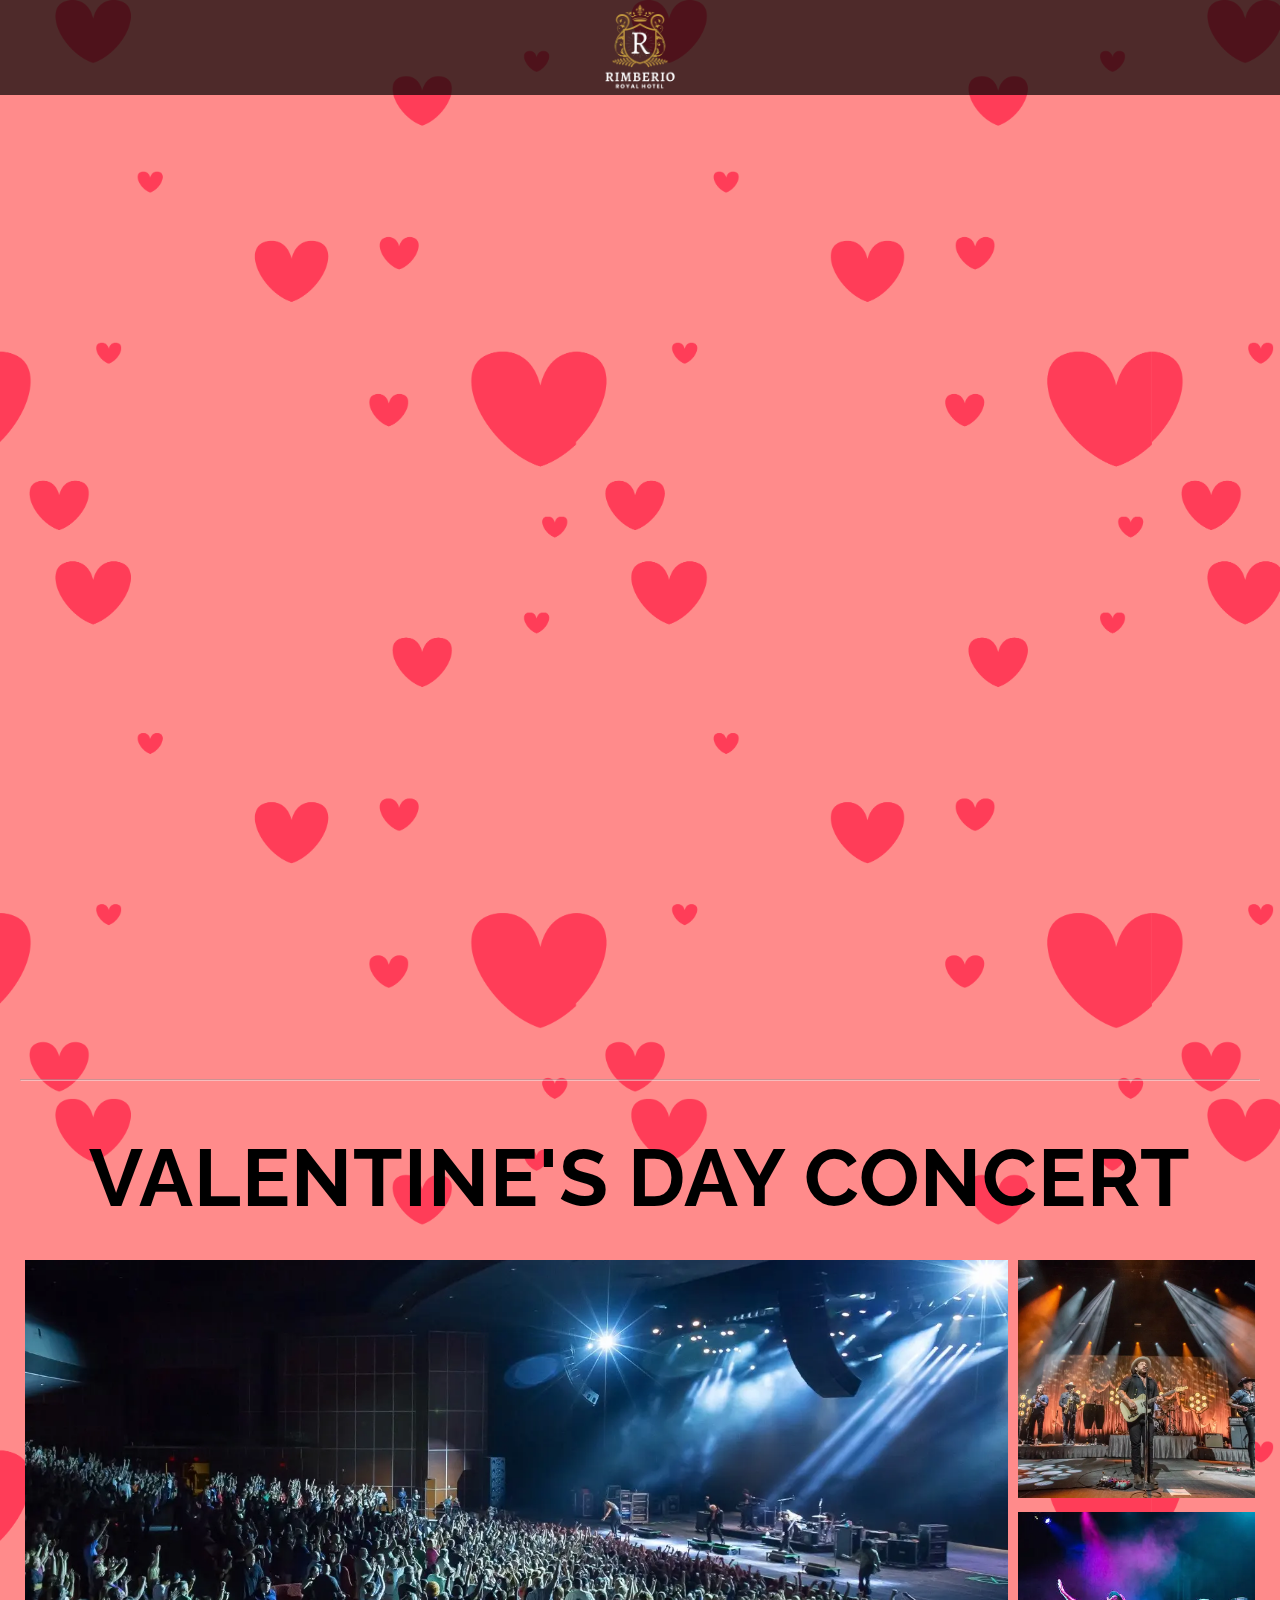
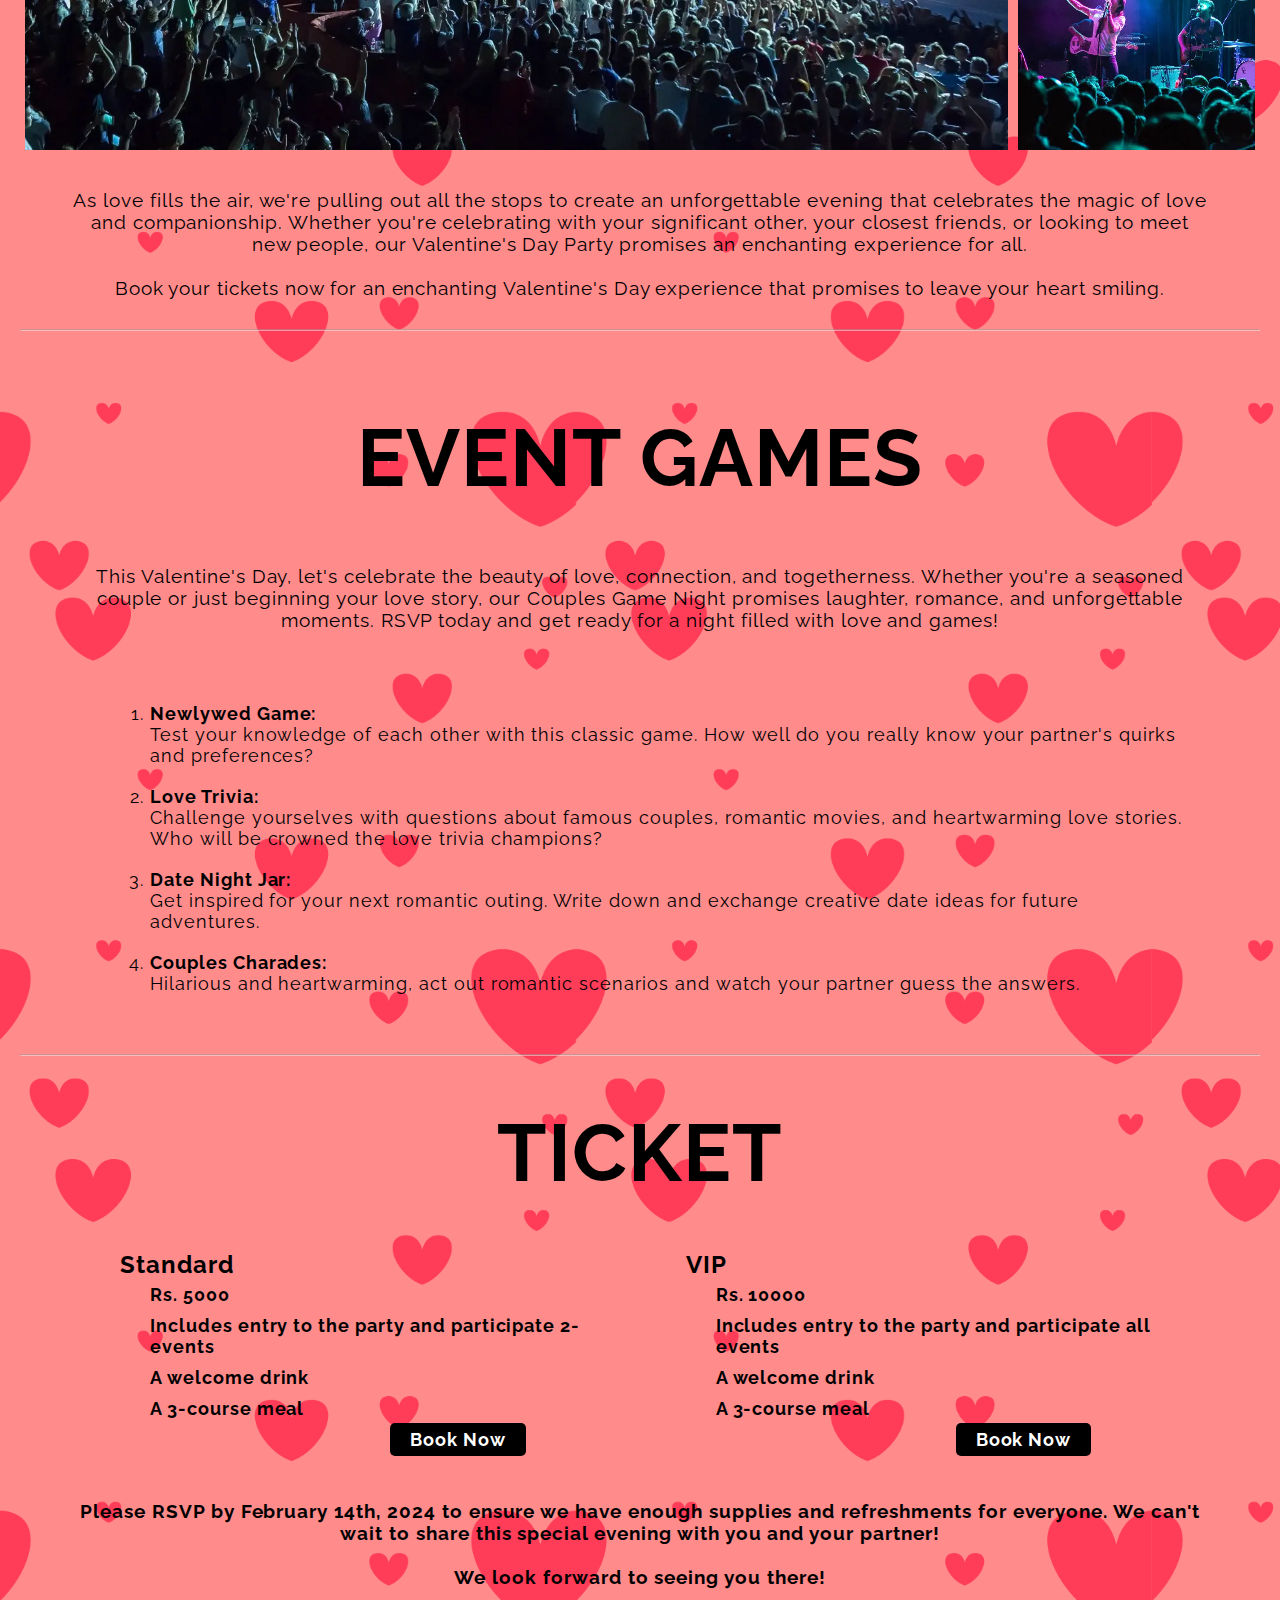
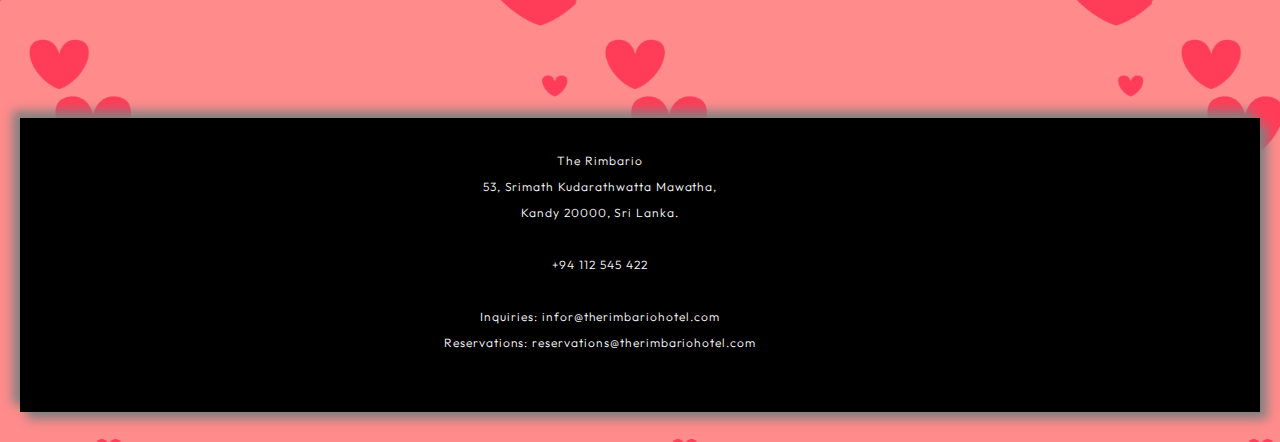
<file: event_01.html>
<!DOCTYPE html>
<html lang="en">
<head>
    <meta charset="UTF-8">
    <meta name="viewport" content="width=device-width, initial-scale=1.0, maximum-scale=1.0, user-scalable=no">
    <title>Valentiane Day Party | Rimberio Royal Hotel</title>
    <link rel="icon" type="image/png" href="/images/Home/icon_white.webp">
    <!-- use google fonts -->
    <link rel="preconnect" href="https://fonts.googleapis.com">
    <link rel="preconnect" href="https://fonts.gstatic.com" crossorigin>
    <link href="https://fonts.googleapis.com/css2?family=Cormorant+Garamond:ital,wght@0,300;0,400;0,500;0,600;0,700;1,300&family=Outfit:wght@200;300;400;500;600&family=Raleway:wght@300;400;500;600&display=swap" rel="stylesheet">
    <link rel="stylesheet" href="/style/event_01.css">
    <link rel="manifest" href="/site.webmanifest.json"/> 
</head>
<body>
    <header class="main_navigation" id="main_navigation">
        <section class="main-logo">
            <a href="/index.html"><img src="images/Home/Main_Logo_02.webp" alt="hotel logo"></a>
        </section>
    </header>
    
    <!-- create event body -->
    <main class="main_event1_body">
        <article class="_event1_body_container">
            <!-- create intro -->
            <section class="intro_container">
                <section class="main_titel">
                    <h1 class="anim">VALENTINE'S DAY PARY</h1>
                </section>
                <section class="main_intro">
                    <p class="anim">Join us for a night of romance, laughter, and celebration at our enchanting Valentine's Day Party!<br><br>As love fills the air, we're pulling out all the stops to create an unforgettable evening that celebrates the magic of love and companionship. Whether you're celebrating with your significant other, your closest friends, or looking to meet new people, our Valentine's Day Party promises an enchanting experience for all.</p>
                </section>
                <section class="main_image">
                    <img src="/images/event_01/first.webp" alt="valentine day party" class="anim">
                    <section class="main_image_subsection">
                        <section class="event_details_container anim">
                            <h2>Party Details</h2>
                            <section class="event_details">
                                <section class="detail_titel">
                                    <h3>Date:</h3>
                                </section>
                                <section class="detail_body">
                                    <p>February 14th, 2024</p>
                                </section>
                            </section>
                            <section class="event_details">
                                <section class="detail_titel">
                                    <h3>Time:</h3>
                                </section>
                                <section class="detail_body">
                                    <p>7.00 PM - 1.00 AM</p>
                                </section>
                            </section>
                            <section class="event_details">
                                <section class="detail_titel">
                                    <h3>Location:</h3>
                                </section>
                                <section class="detail_body">
                                    <p>The Rimberio Royal Hotel</p>
                                </section>
                            </section>
                            <section class="event_details">
                                <section class="detail_titel">
                                    <h3>Dress Code:</h3>
                                </section>
                                <section class="detail_body">
                                    <p>Red and Pink Attire</p>
                                </section>
                            </section>
                        </section>
                    </section>
                </section>
            </section>
            <hr>
            <!-- create concert section -->
            <section class="concert_container">
                <section class="main_titel">
                    <h1>valentine's day concert</h1>
                </section>
                <section class="concert_images">
                    <img src="/images/event_01/show 03-2.webp" alt="valentine day concert">
                    <section class="img_flex">
                        <section>
                            <img src="/images/event_01/show 02-2.webp" alt="valentine day concert">
                        </section>
                        <section>
                            <img src="images/event_01/show 01.webp" alt="valentine day concert">
                        </section>
                </section>
            </section>
            <section class="main_intro">
                <p>As love fills the air, we're pulling out all the stops to create an unforgettable evening that celebrates the magic of love and companionship. Whether you're celebrating with your significant other, your closest friends, or looking to meet new people, our Valentine's Day Party promises an enchanting experience for all.<br><br>
                    Book your tickets now for an enchanting Valentine's Day experience that promises to leave your heart smiling.</p>
            </section>
            <hr>

            <!-- create event games section -->
            <section class="event_game_container">
                <section class="main_titel">
                    <h1>event games</h1>
                </section>
                <section class="main_intro">
                    <p>This Valentine's Day, let's celebrate the beauty of love, connection, and togetherness. Whether you're a seasoned couple or just beginning your love story, our Couples Game Night promises laughter, romance, and unforgettable moments. RSVP today and get ready for a night filled with love and games!</p><br>
                </section>
                <section class="types_of_games">
                    <dl>
                        <ol>
                            <dt><li><h4>Newlywed Game:</h4></li></dt>
                                <dd><p>Test your knowledge of each other with this classic game. How well do you really know your partner's quirks and preferences?</p></dd>
                            <dt></dt><li><h4>Love Trivia:</h4></li></dt>
                                <dd><p>Challenge yourselves with questions about famous couples, romantic movies, and heartwarming love stories. Who will be crowned the love trivia champions?</p></dd>
                            <dt></dt><li><h4>Date Night Jar:</h4></li></dt>
                                <dd><p>Get inspired for your next romantic outing. Write down and exchange creative date ideas for future adventures.</p></dd>
                            <dt></dt><li><h4>Couples Charades:</h4></li></dt>
                                <dd><p>Hilarious and heartwarming, act out romantic scenarios and watch your partner guess the answers.</p></dd>
                        </ol>
                    </dl>
                </section>
            </section>
            <hr>

            <!-- create ticket section -->
            <section class="ticket_container">
                <section class="main_titel">
                    <h1>ticket</h1>
                </section>
                <section class="ticket_body">
                    <section class="ticket_body_container">
                        <section class="ticket_body_titel">
                            <h2>Standard</h2>
                        </section>
                        <section class="ticket_body_price">
                            <p>Rs. 5000</p>
                            <p>Includes entry to the party and participate 2-events</p>
                            <p>A welcome drink</p>
                            <p>A 3-course meal</p>
                            <a href="/booking.html" class="book-button">Book Now</a>
                        </section>
                    </section>
                    <section class="ticket_body_container">
                        <section class="ticket_body_titel">
                            <h2>VIP</h2>
                        </section>
                        <section class="ticket_body_price">
                            <p>Rs. 10000</p>
                            <p>Includes entry to the party and participate all events</p>
                            <p>A welcome drink</p>
                            <p>A 3-course meal</p>
                            <a href="/booking.html" class="book-button">Book Now</a>
                        </section>
                    </section>
                </section>
                <section class="main_intro">
                    <p><b>Please RSVP by February 14th, 2024 to ensure we have enough supplies and refreshments for everyone. We can't wait to share this special evening with you and your partner!</b></p><br>
                    <p><b>We look forward to seeing you there!</b></p>
                </section>
            </section>
        </article>
         <!-- create footer -->
         <footer>
            <section class="booking_page_footer">
                <section class="footer_flex">
                    <section class="footer_infor">
                        <p>The Rimbario<br> 53, Srimath Kudarathwatta Mawatha,<br> Kandy 20000, Sri Lanka.</p><br>
                        <a href="tel:+94112545422">+94 112 545 422</a><br><br>
                        <a href="mailto:infor@therimbariohotel.com">Inquiries:  infor@therimbariohotel.com</a><br>
                        <a href="mailto:infor@therimbariohotel.com">Reservations:  reservations@therimbariohotel.com</a><br><br>
                    </section>
                </section>
            </section>
        </footer>
    </main>
</body>
</html>
</file>
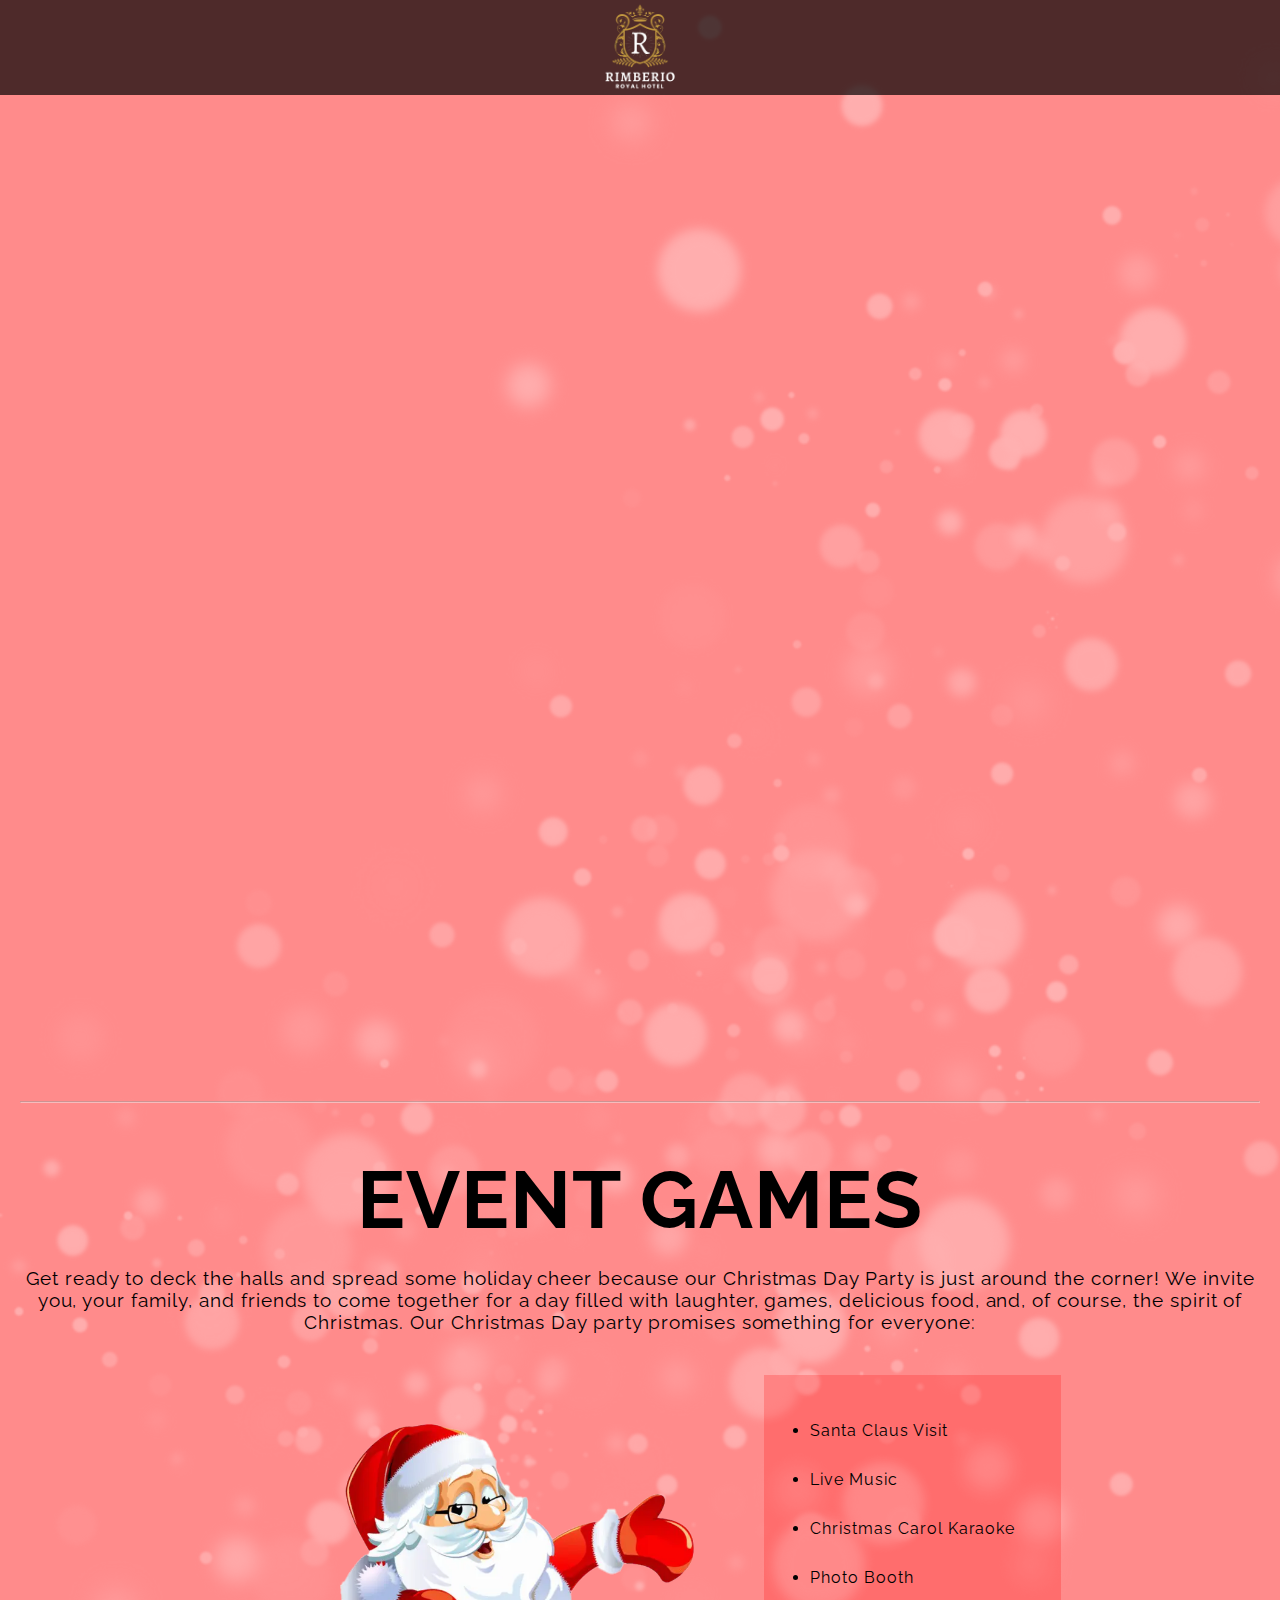
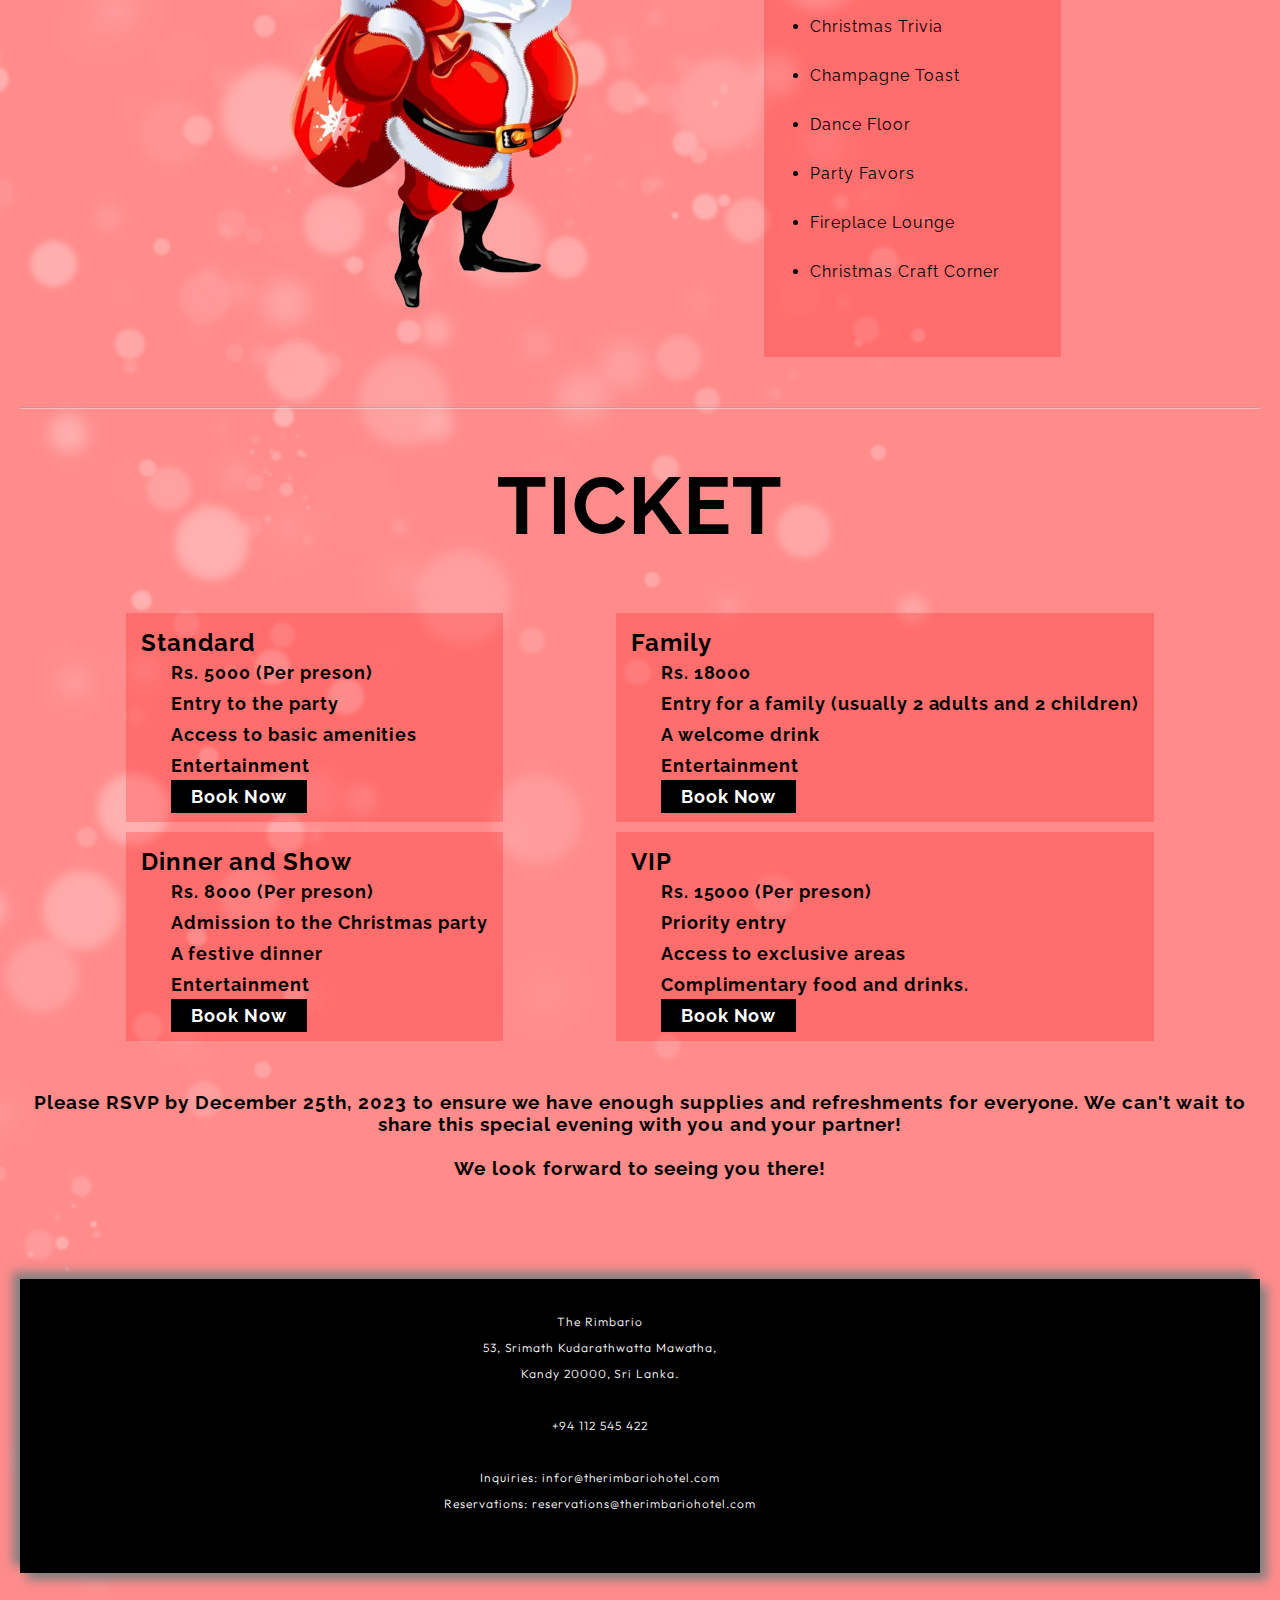
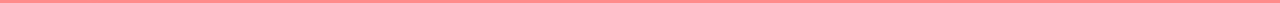
<file: event_02.html>
<!DOCTYPE html>
<html lang="en">
<head>
    <meta charset="UTF-8">
    <meta name="viewport" content="width=device-width, initial-scale=1.0, maximum-scale=1.0, user-scalable=no">
    <title>Christmas day Party | Rimberio Royal Hotel</title>
    <link rel="icon" type="image/png" href="/images/Home/icon_white.webp">
    <!-- use google fonts -->
    <link rel="preconnect" href="https://fonts.googleapis.com">
    <link rel="preconnect" href="https://fonts.gstatic.com" crossorigin>
    <link href="https://fonts.googleapis.com/css2?family=Cormorant+Garamond:ital,wght@0,300;0,400;0,500;0,600;0,700;1,300&family=Outfit:wght@200;300;400;500;600&family=Raleway:wght@300;400;500;600&display=swap" rel="stylesheet">
    <link rel="stylesheet" href="/style/event_02.css"> 
    <link rel="manifest" href="/site.webmanifest.json"/>
</head>
<body>
    <header class="main_navigation" id="main_navigation">
        <section class="main-logo">
            <a href="/index.html"><img src="images/Home/Main_Logo_02.webp" alt="hotel logo"></a>
        </section>
    </header>
    
    <!-- create event body -->
    <main class="main_event2_body">
        <article class="_event2_body_container">
            <!-- create intro -->
            <section class="intro_container">
                <section class="main_titel">
                    <h1 class="anim">CHRISTMAS DAY PARY</h1>
                </section>
                <section class="main_intro">
                    <p style="font-weight: 500;" class="anim">Join Us for a Jolly Christmas Day Party!</p>
                    <p class="anim">Get ready to step into a winter wonderland as our home transforms into a Christmas paradise. Twinkling lights, fragrant evergreen wreaths, and the soothing sounds of classic carols will greet you as you arrive.<br><br></p>
                </section>
                <section class="main_image anim">
                    <img src="/images/event_02/main img.webp" alt="valentine day party">
                    <section class="main_image_subsection">
                        <section class="event_details_container">
                            <h2>Party Details</h2>
                            <section class="event_details">
                                <section class="detail_titel">
                                    <h3>Date:</h3>
                                </section>
                                <section class="detail_body">
                                    <p>December 25th, 2023</p>
                                </section>
                            </section>
                            <section class="event_details">
                                <section class="detail_titel">
                                    <h3>Time:</h3>
                                </section>
                                <section class="detail_body">
                                    <p>7.00 PM - 12.00 AM</p>
                                </section>
                            </section>
                            <section class="event_details">
                                <section class="detail_titel">
                                    <h3>Location:</h3>
                                </section>
                                <section class="detail_body">
                                    <p>The Rimberio Royal Hotel</p>
                                </section>
                            </section>
                            <section class="event_details">
                                <section class="detail_titel">
                                    <h3>Dress Code:</h3>
                                </section>
                                <section class="detail_body">
                                    <p>Don your coziest Christmas sweater, Santa hats, or any festive attire that makes you feel merry!</p>
                                </section>
                            </section>
                        </section>
                    </section>
                </section>
            </section>
            <hr>
            
            <!-- create event games section -->
            <section class="event_game_container">
                <section class="main_titel">
                    <h1>event games</h1>
                </section>
                <section class="main_intro">
                    <p>Get ready to deck the halls and spread some holiday cheer because our Christmas Day Party is just around the corner! We invite you, your family, and friends to come together for a day filled with laughter, games, delicious food, and, of course, the spirit of Christmas. Our Christmas Day party promises something for everyone:</p><br>
                </section>
                <section class="types_of_games">
                    <img src="/images/event_02/santa.webp" alt="santa's img">
                    <section>
                        <ul>
                            <li>Santa Claus Visit</li>
                            <li>Live Music</li>
                            <li>Christmas Carol Karaoke</li>
                            <li>Photo Booth</li>
                            <li>Christmas Trivia</li>
                            <li>Champagne Toast</li>
                            <li>Dance Floor</li>
                            <li>Party Favors</li>
                            <li>Fireplace Lounge</li>
                            <li>Christmas Craft Corner</li>
                        </ul>
                    </section>
                </section>
            </section>
            <hr>

            <!-- create ticket section -->
            <section class="ticket_container">
                <section class="main_titel">
                    <h1>ticket</h1>
                </section>
                <section class="ticket_body">
                    <section>
                        <section class="ticket_body_container">
                            <section class="ticket_body_titel">
                                <h2>Standard</h2>
                            </section>
                            <section class="ticket_body_price">
                                <p>Rs. 5000 (Per preson)</p>
                                <p>Entry to the party</p>
                                <p>Access to basic amenities</p>
                                <p>Entertainment</p>
                                <a href="/booking.html" class="book-button">Book Now</a>
                            </section>
                        </section>
                        <section class="ticket_body_container">
                            <section class="ticket_body_titel">
                                <h2>Dinner and Show </h2>
                            </section>
                            <section class="ticket_body_price">
                                <p>Rs. 8000 (Per preson)</p>
                                <p>Admission to the Christmas party</p>
                                <p>A festive dinner</p>
                                <p>Entertainment</p>
                                <a href="/booking.html" class="book-button">Book Now</a>
                            </section>
                        </section>
                    </section>
                    <section>
                        <section class="ticket_body_container">
                            <section class="ticket_body_titel">
                                <h2>Family</h2>
                            </section>
                            <section class="ticket_body_price">
                                <p>Rs. 18000</p>
                                <p>Entry for a family (usually 2 adults and 2 children) </p>
                                <p>A welcome drink</p>
                                <p>Entertainment</p>
                                <a href="/booking.html" class="book-button">Book Now</a>
                            </section>
                        </section>
                        <section class="ticket_body_container">
                            <section class="ticket_body_titel">
                                <h2>VIP</h2>
                            </section>
                            <section class="ticket_body_price">
                                <p>Rs. 15000 (Per preson)</p>
                                <p> Priority entry</p>
                                <p>Access to exclusive areas</p>
                                <p>Complimentary food and drinks.</p>
                                <a href="/booking.html" class="book-button">Book Now</a>
                            </section>
                        </section>
                    </section>
                </section>
                <section class="main_intro">
                    <p><b>Please RSVP by December 25th, 2023 to ensure we have enough supplies and refreshments for everyone. We can't wait to share this special evening with you and your partner!</b></p><br>
                    <p><b>We look forward to seeing you there!</b></p>
                </section>
            </section>
        </article>
         <!-- create footer -->
         <footer>
            <section class="booking_page_footer">
                <section class="footer_flex">
                    <section class="footer_infor">
                        <p>The Rimbario<br> 53, Srimath Kudarathwatta Mawatha,<br> Kandy 20000, Sri Lanka.</p><br>
                        <a href="tel:+94112545422">+94 112 545 422</a><br><br>
                        <a href="mailto:infor@therimbariohotel.com">Inquiries:  infor@therimbariohotel.com</a><br>
                        <a href="mailto:infor@therimbariohotel.com">Reservations:  reservations@therimbariohotel.com</a><br><br>
                    </section>
                </section>
            </section>
        </footer>
    </main>
</body>
</html>
</file>
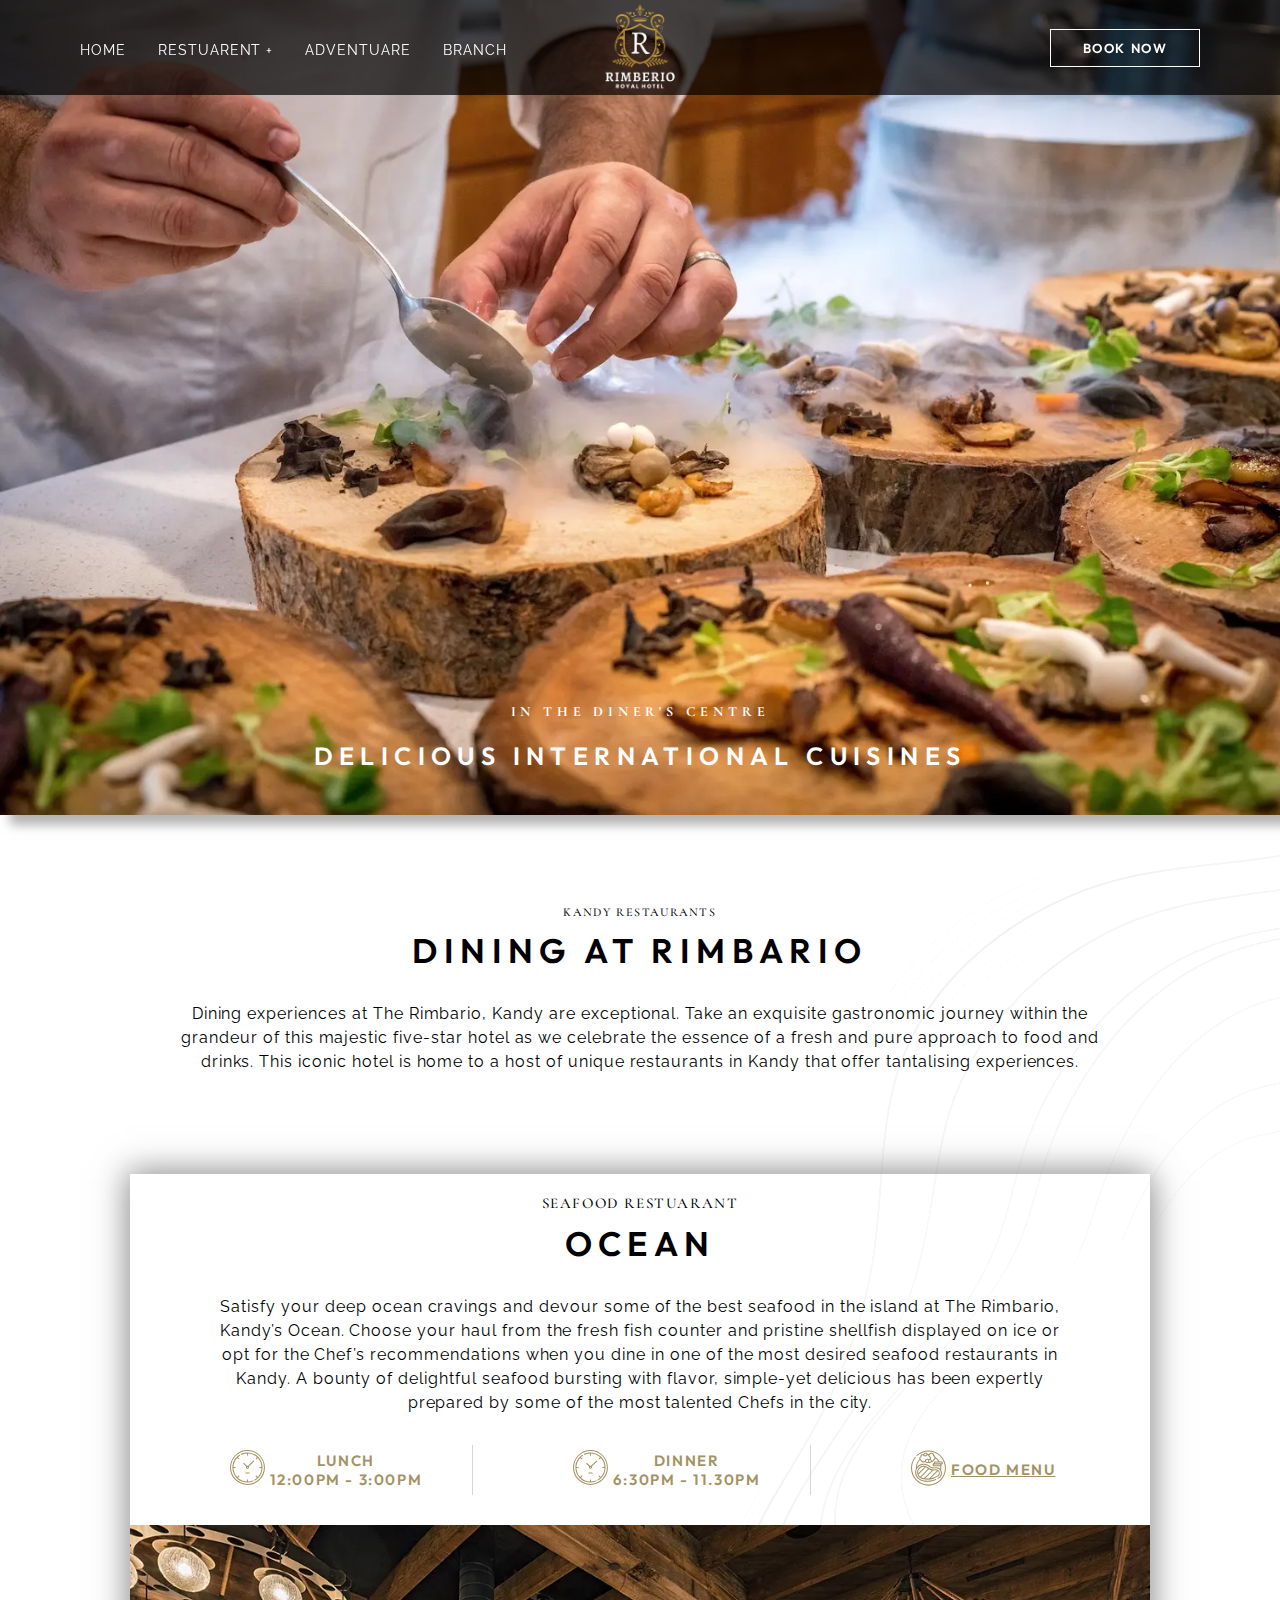
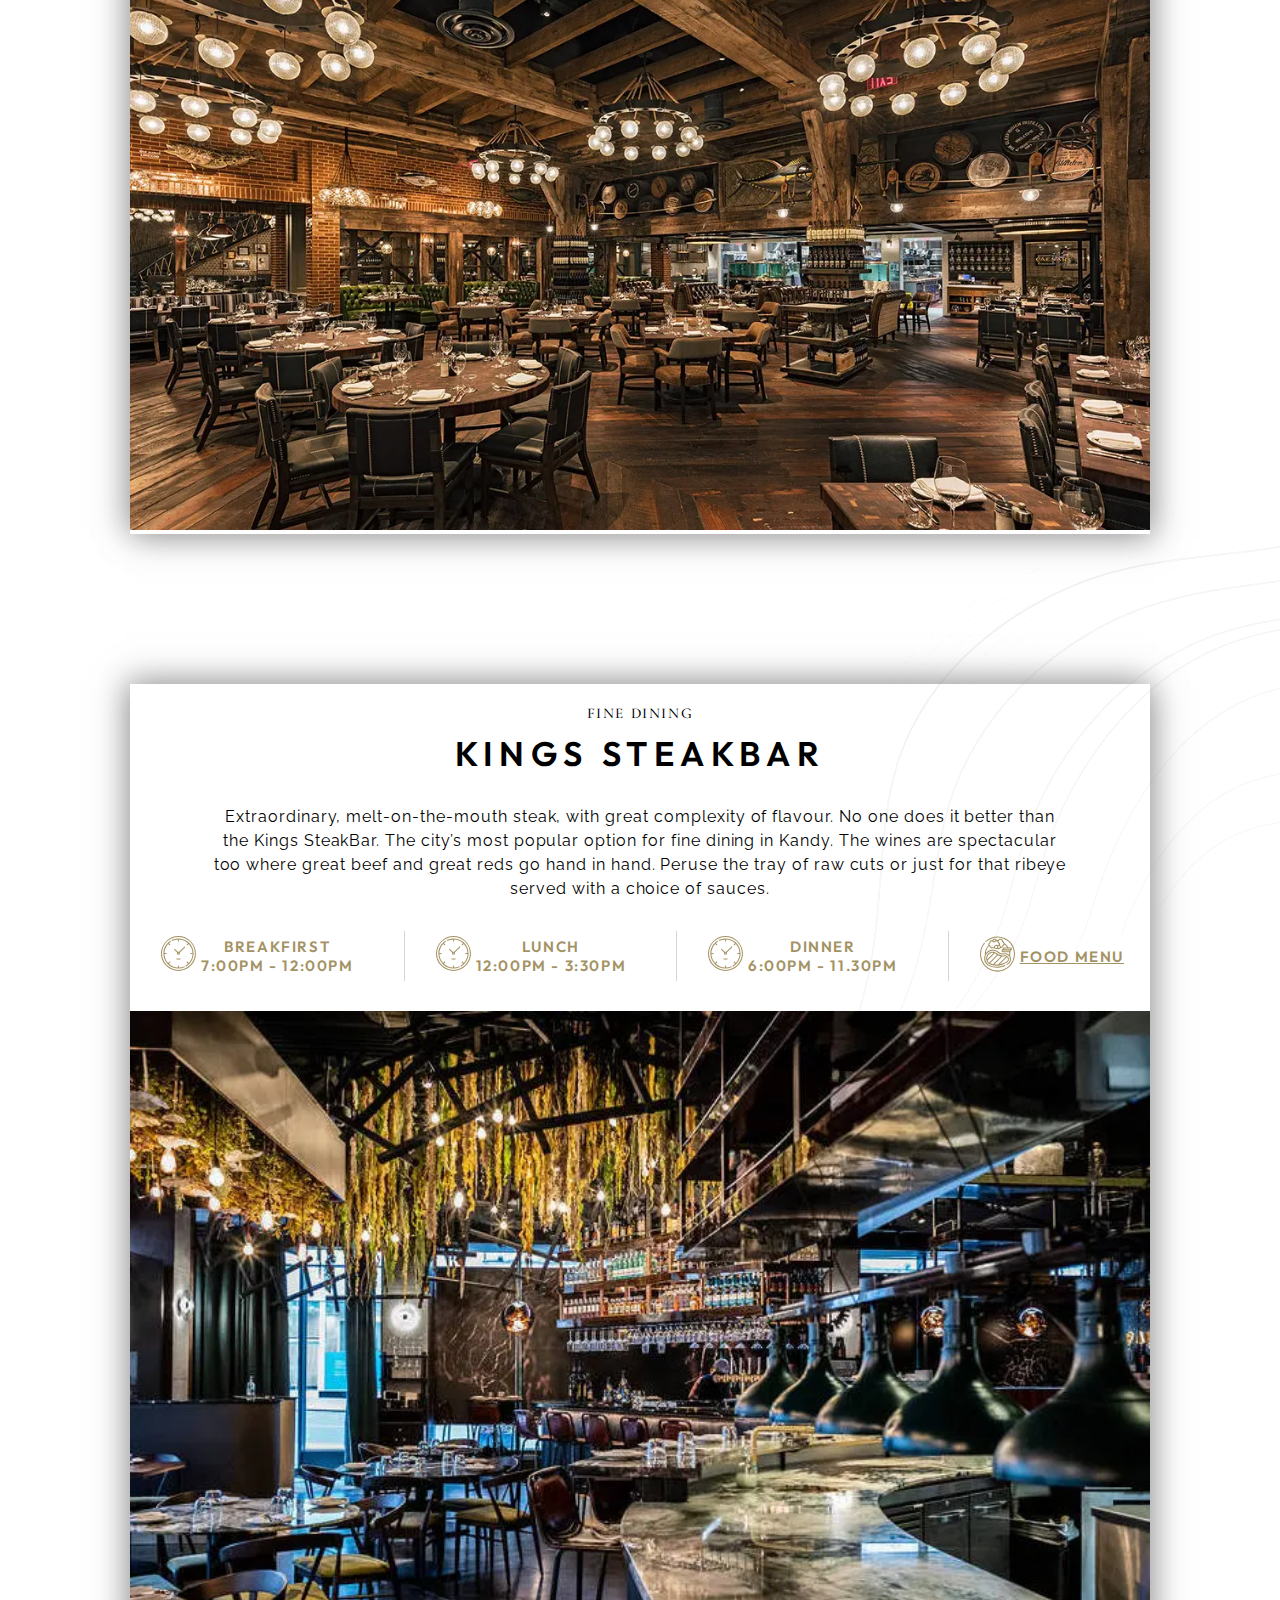
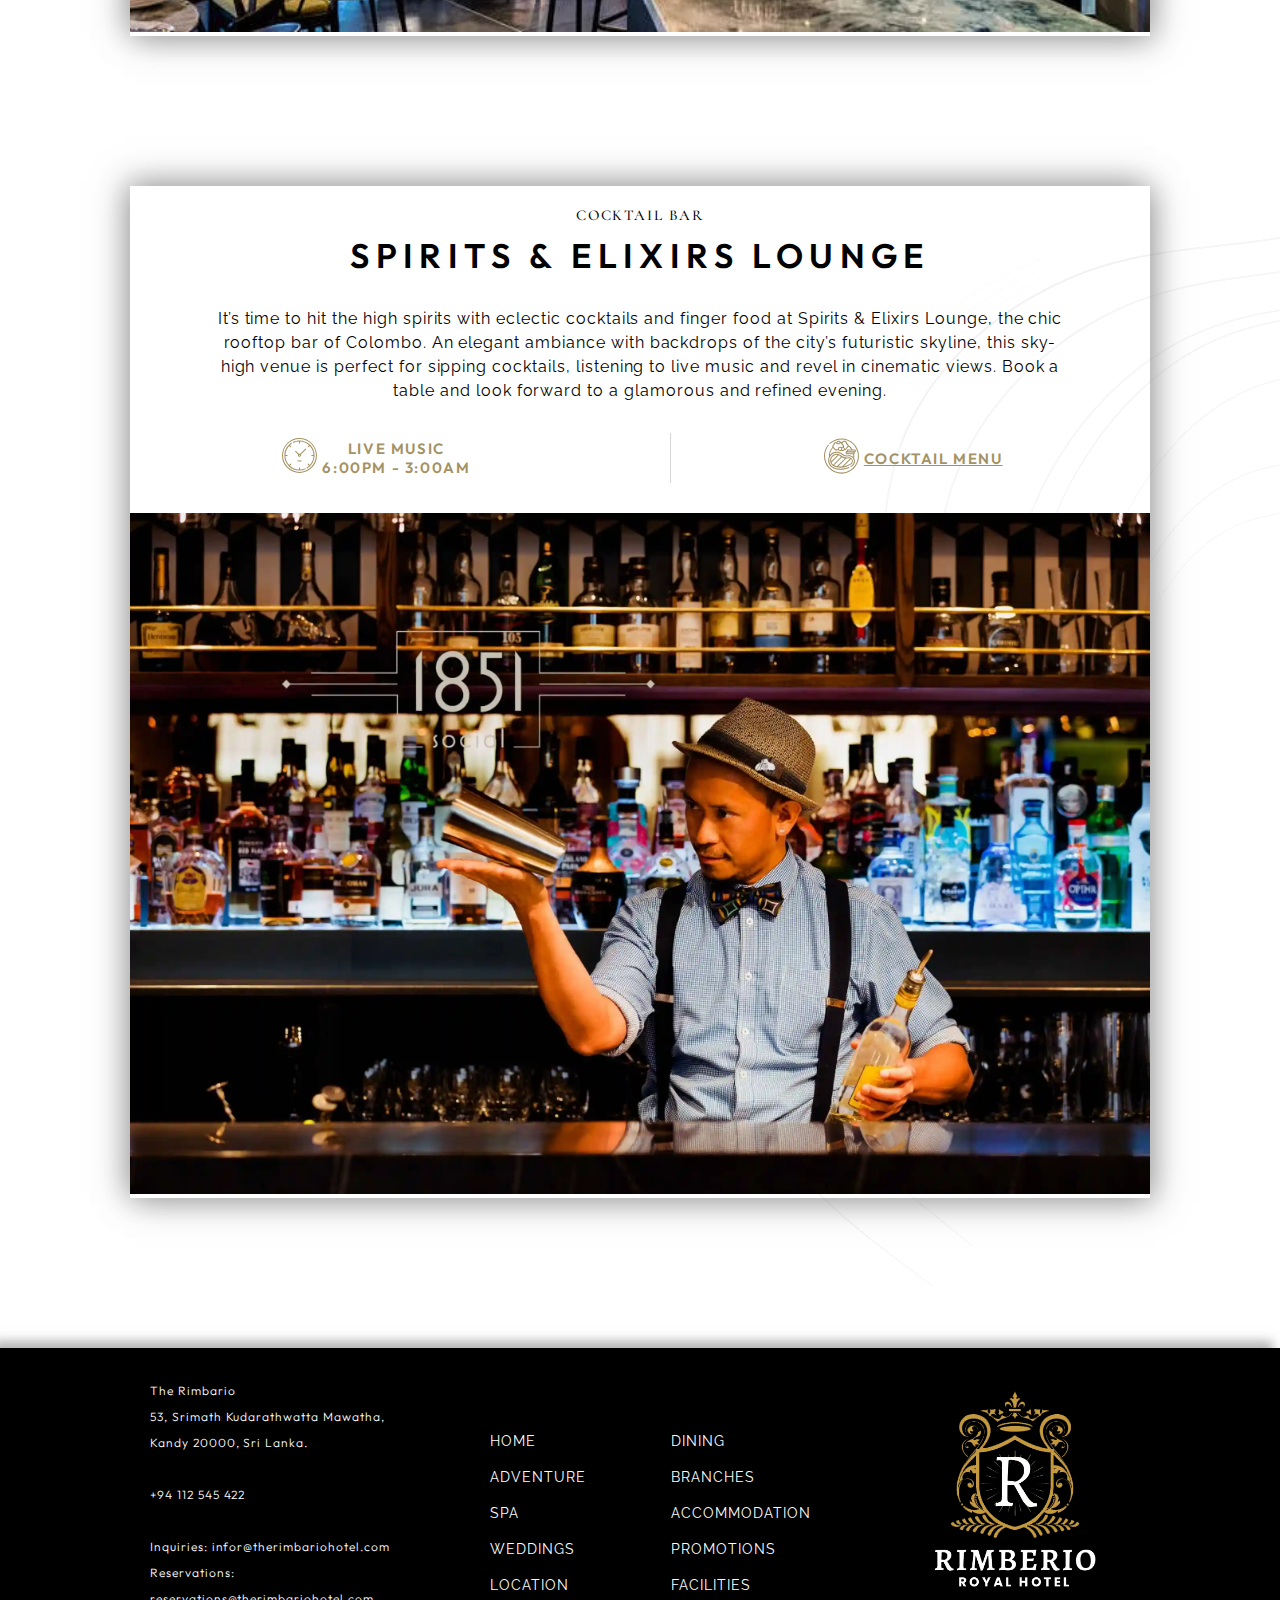
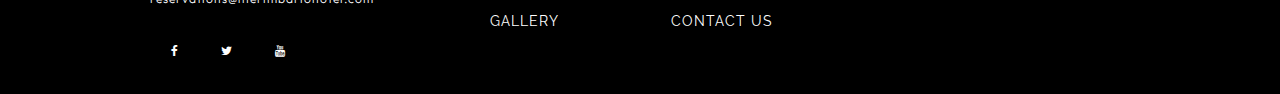
<file: restaurants.html>
<!DOCTYPE html>
<html lang="en">
<head>
    <meta charset="UTF-8">
    <meta name="viewport" content="width=device-width, initial-scale=1.0, maximum-scale=1.0, user-scalable=no">
    <title>Rastuarent | Rimberio Royal Hotel</title>
    <link rel="icon" type="image/png" href="./images/Home/icon_white.webp">
    <!-- use google fonts -->
    <link rel="preconnect" href="https://fonts.googleapis.com">
    <link rel="preconnect" href="https://fonts.gstatic.com" crossorigin>
    <link href="https://fonts.googleapis.com/css2?family=Cormorant+Garamond:ital,wght@0,300;0,400;0,500;0,600;0,700;1,300&family=Outfit:wght@200;300;400;500;600&family=Raleway:wght@300;400;500;600&display=swap" rel="stylesheet">
    <link rel="stylesheet" href="https://cdnjs.cloudflare.com/ajax/libs/font-awesome/4.7.0/css/font-awesome.min.css">
    <link rel="stylesheet" href="/style/main.css">
    <link rel="manifest" href="/site.webmanifest.json"/>
</head>
<body>
     <!-- Navigatioin bar (nav bar - logo - book now) -->
     <header class="main_navigation" id="main_navigation">
        <section class="navigetion_bar">

            <input type="checkbox" id="menu-bar">
            <label for="menu-bar">MENU</label>

            <nav class="navbar">
                <ul>
                    <li><a href="/index.html">Home</a></li>
                    <li id="drop_down"><a href="#">Restuarent +</a>
                        <ul>
                            <li><a href="/event_01.html" id="fist_part">Valentine Day Party</a></li>
                            <li><a href="/event_02.html" id="second_part">Christmas Day Party</a></li>
                        </ul>
                    </li>
                    <li><a href="/adventure.html">Adventuare</a></li>
                    <li><a href="/branches.html">Branch</a></li>
                    <li><a href="/Booking/room_booking.html" target="_blank" class="book-button" id="mob_booking">book now</a></li>
                </ul>
            </nav>
        </section>
        <section class="main-logo">
            <a href="/index.html"><img src="images/Home/Main_Logo_02.webp" alt="hotel logo"></a>
        </section>
        <section id="booking_btn">
            <a href="/room_booking.html" target="_blank" class="book-button" id="booking">book now</a>
        </section>
    </header>

    
     <!-- main image section (hero) -->
     <section class="rastaurant-main-image-container">
        <section class="small_word">
            <p>IN THE DINER'S CENTRE</p>
        </section>
        <section class="large_word">
            <p>Delicious international cuisines</p>
        </section>
    </section>

    <main class="main_restuarant_body">
        <article class="restuarant_main_container">
            <!-- Inroduction section -->
            <section class="rastuarant_intro">
                <p class="tital_top">kandy restaurants</p>
                <p class="tital_bottom">dining at rimbario</p>
                <p class="restuarant_phara">Dining experiences at The Rimbario, Kandy are exceptional. Take an exquisite gastronomic journey within the grandeur of this majestic five-star hotel as we celebrate the essence of a fresh and pure approach to food and drinks. This iconic hotel is home to a host of unique restaurants in Kandy that offer tantalising experiences.</p>
            </section>
                <!-- first restuarant -->
                <section class="restuarant">
                    <section class="restuarant_name">
                            <p class="up_name">seafood restuarant</p>
                            <p class="down_name">ocean</p>
                    </section>
                    <section class="restuarant_description">
                        <p>Satisfy your deep ocean cravings and devour some of the best seafood in the island at The Rimbario, Kandy’s Ocean. Choose your haul from the fresh fish counter and pristine shellfish displayed on ice or opt for the Chef’s recommendations when you dine in one of the most desired seafood restaurants in Kandy. A bounty of delightful seafood bursting with flavor, simple-yet delicious has been expertly prepared by some of the most talented Chefs in the city.</p>
                    </section>
                    <section class="menu_time_wrap">
                        <section class="restuarant_time_flex_icon">
                            <section class="clock_icon">
                                <img src="/images/restuarant/time.svg" alt="clock image">
                            </section>
                            <section class="time_wrap">
                                <section class="open_time_wrap">
                                    <p>lunch</p>
                                </section>
                                <section class="open_time">
                                    <p>12:00pm - 3:00pm</p>
                                </section>
                            </section>
                        </section>
                        <section class="restuarant_time_flex_icon">
                            <section class="clock_icon">
                                <img src="/images/restuarant/time.svg" alt="clock image">
                            </section>
                            <section class="time_wrap">
                                <section class="open_time_wrap">
                                    <p>dinner</p>
                                </section>
                                <section class="open_time">
                                    <p>6:30pm - 11.30pm</p>
                                </section>
                            </section>
                        </section>
                        <section class="menu_section">
                            <section class="menu">
                                <section class="clock_icon">
                                    <a href="https://sitecore-cd.shangri-la.com/-/media/Shangri-La/colombo_shangrila/dining/offers/SLCB_Sapphyr-Lounge---A-la-carte-menu_17042022.pdf"><img src="/images/restuarant/food-menu.svg" alt="menu image"></a>
                                </section>
                                <section class="menu_btn">
                                    <p><a type="button" href="https://sitecore-cd.shangri-la.com/-/media/Shangri-La/colombo_shangrila/dining/offers/SLCB_Sapphyr-Lounge---A-la-carte-menu_17042022.pdf"><u>food menu</u></a></p>
                                </section>
                            </section>
                        </section>
                    </section>
                    <section class="restuarant_image">
                        <img src="/images/restuarant/ocean.webp" alt="seafood restuarant image">                    
                    </section>
                </section>

                <!-- second restuarant -->
                <section class="restuarant">
                    <section class="restuarant_name">
                            <p class="up_name">fine dining</p>
                            <p class="down_name">kings steakbar</p>
                    </section>
                    <section class="restuarant_description">
                        <p>Extraordinary, melt-on-the-mouth steak, with great complexity of flavour. No one does it better than the Kings SteakBar. The city’s most popular option for fine dining in Kandy. The wines are spectacular too where great beef and great reds go hand in hand. Peruse the tray of raw cuts or just for that ribeye served with a choice of sauces.</p>
                    </section>
                    <section class="menu_time_wrap">
                        <section class="restuarant_time_flex_icon">
                            <section class="clock_icon">
                                <img src="/images/restuarant/time.svg" alt="clock image">
                            </section>
                            <section class="time_wrap">
                                <section class="open_time_wrap">
                                    <p>breakfirst</p>
                                </section>
                                <section class="open_time">
                                    <p>7:00pm - 12:00pm</p>
                                </section>
                            </section>
                        </section>
                        <section class="restuarant_time_flex_icon">
                            <section class="clock_icon">
                                <img src="/images/restuarant/time.svg" alt="clock image">
                            </section>
                            <section class="time_wrap">
                                <section class="open_time_wrap">
                                    <p>lunch</p>
                                </section>
                                <section class="open_time">
                                    <p>12:00pm - 3:30pm</p>
                                </section>
                            </section>
                        </section>
                        <section class="restuarant_time_flex_icon">
                            <section class="clock_icon">
                                <img src="/images/restuarant/time.svg" alt="clock image">
                            </section>
                            <section class="time_wrap">
                                <section class="open_time_wrap">
                                    <p>dinner</p>
                                </section>
                                <section class="open_time">
                                    <p>6:00pm - 11.30pm</p>
                                </section>
                            </section>
                        </section>
                        <section class="menu_section">
                            <section class="menu">
                                <section class="clock_icon">
                                    <a href="https://sitecore-cd.shangri-la.com/-/media/Shangri-La/colombo_shangrila/dining/restaurants/shang-palace/Shang-Palace-Main-Menu_14032023.pdf"><img src="/images/restuarant/food-menu.svg" alt="menu image"></a>
                                </section>
                                <section class="menu_btn">
                                    <p><a type="button" href="https://sitecore-cd.shangri-la.com/-/media/Shangri-La/colombo_shangrila/dining/restaurants/shang-palace/Shang-Palace-Main-Menu_14032023.pdf"><u>food menu</u></a></p>
                                </section>
                            </section>
                        </section>
                    </section>
                    <section class="restuarant_image">
                        <img src="/images/restuarant/image.webp" alt="kings steakbar restuarant image"> 
                    </section>
                </section>

                <!-- third restuarant -->
                <section class="restuarant">
                    <section class="restuarant_name">
                            <p class="up_name">cocktail bar</p>
                            <p class="down_name">spirits & elixirs lounge</p>
                    </section>
                    <section class="restuarant_description">
                        <p>It’s time to hit the high spirits with eclectic cocktails and finger food at Spirits & Elixirs Lounge, the chic rooftop bar of Colombo. An elegant ambiance with backdrops of the city’s futuristic skyline, this sky-high venue is perfect for sipping cocktails, listening to live music and revel in cinematic views. Book a table and look forward to a glamorous and refined evening.</p>
                    </section>
                    <section class="menu_time_wrap">
                        <section class="restuarant_time_flex_icon">
                            <section class="clock_icon">
                                <img src="/images/restuarant/time.svg" alt="clock image">
                            </section>
                            <section class="time_wrap" style="padding-right: 150px;">
                                <p class="up_time">live music</p>
                                <p class="down_time">6:00pm - 3:00am</p>
                            </section>
                        </section>
                        <section class="menu_section">
                            <section class="menu">
                                <section class="clock_icon">
                                    <a href="https://sitecore-cd.shangri-la.com/-/media/Shangri-La/colombo_shangrila/dining/restaurants/capital-bar-and-grill/CBG-Bev-Menu-23112022.pdf"><img src="/images/restuarant/food-menu.svg" alt="menu image"></a>
                                </section>
                                <section class="menu_btn">
                                    <p><a type="button" href="https://sitecore-cd.shangri-la.com/-/media/Shangri-La/colombo_shangrila/dining/restaurants/capital-bar-and-grill/CBG-Bev-Menu-23112022.pdf"><u>cocktail menu</u></a></p>
                                </section>
                            </section>
                        </section>
                    </section>
                    <section class="restuarant_image">
                        <img src="/images/restuarant/bar.webp" alt="image of the bar"> 
                    </section>
                </section>
        </article>
    </main>
    <!-- create footer -->
    <footer>
        <section class="footer_flex">
            <section class="footer_infor">
                <p>The Rimbario<br> 53, Srimath Kudarathwatta Mawatha,<br> Kandy 20000, Sri Lanka.</p><br>
                <a href="tel:+94112545422">+94 112 545 422</a><br><br>
                <a href="mailto:infor@therimbariohotel.com">Inquiries:  infor@therimbariohotel.com</a><br>
                <a href="mailto:infor@therimbariohotel.com">Reservations:  reservations@therimbariohotel.com</a><br><br>
                <section class="s_icon">
                    <ul>
                        <li><a href="https://www.google.com/url?sa=t&rct=j&q=&esrc=s&source=web&cd=&ved=2ahUKEwio14jlt5uBAxXISWwGHbxTD_QQmuEJegQIChAB&url=https%3A%2F%2Fwww.facebook.com%2Flogin%2F&usg=AOvVaw2NEj8NwnxhOue64pSijk7e&opi=89978449" class="fa fa-facebook" aria-label="Read more about the rimbario hotel through facebook" target="_blank"></a></li>
                        <li><a href="https://www.google.com/url?sa=t&rct=j&q=&esrc=s&source=web&cd=&cad=rja&uact=8&ved=2ahUKEwjk17L7uJuBAxUk1TgGHcrbCbYQjBB6BAgJEAE&url=https%3A%2F%2Ftwitter.com%2Flogin%3Flang%3Den&usg=AOvVaw0AMmJgcv8ZiZA73A_ttoE9&opi=89978449" class="fa fa-twitter" aria-label="Read more about the rimbario hotel through twiter" target="_blank"></a></li>
                        <li><a href="https://www.google.com/url?sa=t&rct=j&q=&esrc=s&source=web&cd=&cad=rja&uact=8&ved=2ahUKEwi5-M-FuZuBAxXI8TgGHfwsDA8QFnoECAYQAQ&url=https%3A%2F%2Fwww.youtube.com%2F&usg=AOvVaw0usXxGa_x5y1xoI_LaL0-1&opi=89978449" class="fa fa-youtube" aria-label="Read more about the rimbario hotel through youtube" target="_blank"></a></li>
                    </ul>
                </section>
            </section>
            <section class="menu">
                <ul>
                    <li><a href="/index.html">home</a></li>
                    <li><a href="#">dining</a></li>
                    <li><a href="/adventure.html">adventure</a></li>
                    <li><a href="/branches.html">branches</a></li>
                    <li><a href="#">spa</a></li>
                    <li><a href="#">accommodation</a></li>
                    <li><a href="#">weddings</a></li>
                    <li><a href="#">promotions</a></li>
                    <li><a href="#">location</a></li>
                    <li><a href="#">facilities</a></li>
                    <li><a href="#">gallery</a></li>
                    <li><a href="#">contact us</a></li>
                </ul>
            </section>
            <section class="footer_logo">
                <img src="/images/Home/Main_Logo_02.webp" alt="hotel logo">
            </section>
        </section>
    </footer>
</body>
</html>
</file>
<file: style/main.css>
*{
    margin: 0;
    padding: 0;
    box-sizing: border-box;
}

body{
    font-family: 'Cormorant Garamond', serif;
    font-family: 'Outfit', sans-serif;
    font-family: 'Raleway', sans-serif;
    letter-spacing: 0.06rem;
    background-image: url(/images/Home/main_body/background_img.png);
    background-position: top 789px left 700px;
    background-repeat: repeat-y;
}

a { 
    text-decoration: none;
    cursor:pointer;
    background-color: transparent;
}

/* style navigation bar (START) */
header {
    position: sticky;
    top: 0;
    display: flex;
    align-items: center;
    justify-content: space-between;
    padding: 0 5em;
    height: 95px;
    background: #000000b1;
    z-index: 999;
}

header .navbar ul{
    list-style-type: none;
    display: flex;
    gap: 2em;
    height: 20px;
    align-items: flex-end;
}

header .navbar li{
    position: relative;
    float: left;
}

header .navbar ul li a{
    font-size: 14px;
    color: white;
    display: block;
    text-transform: uppercase;
}

header .navbar ul li ul{
    position: absolute;
    left: 0;
    width: 155px;
    display: none;
}

header .navbar ul li ul li{
    border-bottom: 1px solid black;
}

header .navbar ul li ul li a{
    padding: 11px 0px 10px 5px;
    width: 188px;
}

header .navbar ul li ul li #second_part{
    background: #000000b1;
}

header .navbar ul li:hover > ul{
    display:initial;
}

#menu-bar{
    display: none;
}

header label{
    font-size: 14px;
    cursor: pointer;
    display: none;
}

/* Add transition for nav_bottons */
nav ul li a:hover{
    border-bottom: 2px solid rgb(227, 203, 142);
    color: rgb(227, 203, 142);
    font-weight: 500;
}

/* logo size and positioning */
.main-logo img{
    height: 116px;
    position: absolute;
    left: 50%;
    top: 50%;
    transform: translate(-50%, -50%);
}

/* This is for 'BOOK NOW' botton */
#mob_booking{
    display: none;
}

.book-button {
    border: 0.5px solid white;
    color: white;
    display: inline-block;
    font-family: 'Outfit', sans-serif;
    font-size: 13px;
    font-weight: 600;
    text-align: center;
    text-transform: uppercase;
    letter-spacing: 0.1rem;
    padding: 10px ;
    width: 150px;  
}

/* Add a transition for 'BOOK NOW' botton  */
.book-button {
    transition-property: background-color, color, border, transform;
    transition-duration: 600ms;
    transition-timing-function: ease;
}

.book-button:hover {
    background-color: rgba(198, 153, 62, 0.613);
    border: 0.5px solid white;
    transform: scale(1.02);
    transform-origin: top left;
}
/* Style navigation bar (END) */

/* responsive navigation bar (START) */
@media screen and (max-width: 1150px) {
    .main-logo img {
        left: 85%;
    }

    header{
        padding: 20px;
    }

    #main_navigation #booking_btn{
        display: none;
    }

    nav #mob_booking{
        display: block;
    }

    header label{
        display: initial;
        color: white;
        font-weight: 500;
        font-size: 16px;
        position: relative;
        left: 30px;
    }

    header .navbar{
        position: absolute;
        top: 100%;
        left: 0;
        right: 0;
        background: #000000b1;
        border-top: 1px solid black;
        display: none;
    }

    header .navbar ul{
        height: 300px;
        align-items: center;
        flex-direction: column;
        justify-content: space-evenly;
    }

    header .navbar ul li ul{
        position: relative;
    }

    header .navbar ul li ul li #fist_part{
    border-right: 1px solid black;
    }

    header .navbar ul li ul li #second_part{
        background: transparent;
    }

    header .navbar ul #drop_down a{
        text-align: center;
    }   

    header .navbar ul li ul li{
        border-bottom: none;
    }

    #menu-bar:checked ~ .navbar{
        display: initial;
    }  
}
/* responsive navigation bar (END) */

/* Style footer (START) */
footer{
    margin-top: 100px;
    padding: 10px 0;
    background-color: black;
    color: white;
    box-shadow: -7px -7px 10px #80808099;
}

footer a{
    color: white;
}

footer a:hover{
    color: rgb(181, 147, 63);
}

/* style footer infor */
.footer_flex{
    display: flex;
    justify-content: space-evenly;
    margin-left: 150px;
    margin-right: 130px;
}

.footer_infor{
    font-family: 'Outfit', sans-serif;
    text-align: left;
    font-size: 12px;
    font-weight: 300;
    line-height: 26px;
    padding: 20px 80px 20px 0;
    
}

.footer_infor .s_icon ul{
    list-style-type: none;
    display: flex;
    justify-content: flex-start;
}

.footer_infor .s_icon li a{
    margin: 0 21px;
}

/* style footer manu */
.menu ul{
    list-style-type: none;
    display: flex;
    flex-wrap: wrap;
    padding-top: 20px;
    width: 400px;
}

.menu li{
    margin: 10px;
    flex: 0 0 40.33%;
    font-size: 14px;
    text-transform: uppercase;
}

.footer_logo img{
    width: 270px;
}
/* Style footer (END) */

/* responsive footer (START) */
@media screen and (max-width: 1150px) {
    .footer{
        text-align: center;
    }

    .footer_flex{
        display: flex;
        flex-direction: column;
        margin-left: 0px;
        margin-right: 0px;
    }

    .footer_infor{
        padding: 0px;
        margin: 0px;
        text-align: center;
    }

    .footer_infor .s_icon ul{
        display: flex;
        justify-content: center;
    }

    .menu ul{
        width: 100%;
        text-align: center;
        justify-content: space-evenly;
    }

    .footer_logo{
        display: none;
    } 
}
/* responsive footer (END) */


/* Style the Home page (START) */
.home-main-image-container {
    background-image: url(/images/Home/Main_img.webp);
    box-shadow: 10px 10px 10px #80808099;
    height: 870px;
    background-size: cover;
    background-position: center;
    position: relative;
    top: -150px;
}

/* this is small description */
.welcome_text_flex{
    display: flex;
    flex-direction: column;
}

.home-main-image-container .small_word { 
    font-family: 'Cormorant Garamond', serif;
    font-size: 14px;
    text-transform: uppercase;
    letter-spacing: 0.3rem;
    color: white;
    text-align: center;
}

.home-main-image-container .large_word{
    text-transform: uppercase;
    letter-spacing: 0.4rem;
    font-size: 25px;
    font-weight: 600;
    color: white;
    text-align: center;
    font-family: 'Outfit', sans-serif;
}

.home-main-image-container section {
    position: relative;
    top: 84%;
    padding: 10px;
}

/* set animate icon*/
.animate_section{
    display: flex;
    height: 70px;
    position: absolute;
    left: 130px;
}

/* .vertical_line{
    width: 1px;
    height: 100px;
    background-color: rgb(212, 212, 212);
}

.animate_section ::after{
    width: 1px;
    height: 500px;
    background-color: rgb(212, 212, 212);
    transition: all 2s ease-in-out;
} */

/* style welcome section */
.welcome_section {
    margin-left: 250px;
    margin-right: 130px;
}

.welcome_grid {
    display: grid;
    grid-template-columns: 1fr 2fr;
    grid-auto-rows: minmax(37px, auto);
    grid-gap: 4rem;
    grid-template-areas: 
        "a b"
        "a d";
}


.welcome_grid .heading{
    grid-area: a;
}

.welcome_grid .tital_top{
    display: block;
    font-family: 'Cormorant Garamond', serif;
    text-transform: uppercase;
    letter-spacing: 0.1rem;
    font-size: 15px;
    font-weight: 500;
    padding-bottom: 10px;

}

.welcome_grid .tital_bottom{
    font-family: 'Outfit', sans-serif;
    text-transform: uppercase;
    font-size: 34px;
    font-weight: 600;
    letter-spacing: 0.4rem;
}

.welcome_grid .intro{
    text-align: left;
    line-height: 28px;
    margin-right: 50px;
    padding-top: 23px;
    letter-spacing: 0.04rem;
}

.welcome_grid .heading ul li{
    margin-left: 50px;
    padding: 10px;
}

.welcome_img{
    display: contents;
}

.welcome_img .img_01{
    box-shadow: 10px 10px 10px #80808099;
    width: 500px;
    grid-area: a;
    margin-top: 450px
}

.mob_img{
    grid-area: c;
    display: none;
    width: 500px;
    box-shadow: -10px -10px 10px #80808099, 10px 10px 10px #80808099;
}

.welcome_img .img_02{
    width: 509px;
    grid-area: b;
    box-shadow: 10px 10px 10px #80808099;
}

.welcome_img .img_03{
    width: 509px;
    grid-area: d;
    box-shadow: 10px 10px 10px #80808099;
}

/* style album section in home page */
.album_section{
    display: flex;
    flex-direction: column;
}

.album_header {
    text-align: center;
    margin-top: 200px;
    margin-bottom: 50px;
}
.album_header .tital_top{
    font-family: 'Cormorant Garamond', serif;
    text-transform: uppercase;
    letter-spacing: 0.1rem;
    font-size: 15px;
    font-weight: 500;
    padding-bottom: 10px;
}

.album_header .tital_bottom{
    display: block;
    font-family: 'Outfit', sans-serif;
    text-transform: uppercase;
    font-size: 34px;
    font-weight: 600;
    letter-spacing: 0.4rem;
}

/* slide imgs */
.album_imgs_section{
    justify-content: center;
    align-items: center;
    height: 750px;
    overflow: hidden;
    margin-bottom: 30px;
}

.slide_section{
    width: 500%;
    height: 550px;
    display: flex;
    animation: slideAnimation 30s cubic-bezier(0.41, 0.03, 0.33, 0) infinite;
}

.slide_section input{
    display: none;
}

.slide{
    width: 20%;
    transition: 1s cubic-bezier(0.66, -0.02, 0.24, 1);
}

.slide img{
    width: 100%;
    height: 950px;
    background-size: cover;
    background-position: center;
}

/* Define keyframes for the sliding animation */
@keyframes slideAnimation {
    0%, 100% {
        transform: translateX(0);
    }
    20% {
        transform: translateX(0);
    }
    25% {
        transform: translateX(-20%);
    }
    45% {
        transform: translateX(-20%);
    }
    50% {
        transform: translateX(-40%);
    }
    70% {
        transform: translateX(-40%);
    }
    75% {
        transform: translateX(-60%);
    }
    95% {
        transform: translateX(-60%);
    }
}

/* style navigation for slide imgs (album section)  */
.navigetion_manual{
    position: absolute;
    width: 100%;
    margin-top: 140px;
    display: flex;
    justify-content: center;
}

.manual_text{
    padding: 5px;
    cursor: pointer;
    transition: 400ms;
}

.manual_text {
    margin: 0 50px;
    color: white;
    font-family: 'Raleway', sans-serif;
    text-transform: uppercase;
}

.manual_text:hover{
    border-bottom: 2px solid rgb(181, 147, 63);
    color: rgb(181, 147, 63);
    font-size: 18px;
}

#radio3:checked ~ .first{
    margin-left: 0;
}

#radio2:checked ~ .first{
    margin-left: -20%;
}

#radio1:checked ~ .first{
    margin-left: -40%;
}

#radio4:checked ~ .first{
    margin-left: -60%;
}

/* style album intro */
.album_intro{
    font-family: 'Raleway', sans-serif;
    color: black;
    text-align: center;
    margin: 57px;
    padding: 0px 90px 0 90px;
}

.first_phara{
    display: block;
    padding-bottom: 20px;
}

/* style exciting section */
.exciting_section ,.offer_section{
    margin-top: 140px;
    margin-left: 250px;
    margin-right: 130px
}

.exciting_heading .tital_top ,.offer_heading .tital_top{
    display: block;
    font-family: 'Cormorant Garamond', serif;
    text-transform: uppercase;
    letter-spacing: 0.1rem;
    font-size: 15px;
    font-weight: 500;
    padding-bottom: 10px;
}

.exciting_heading .tital_bottom ,.offer_heading .tital_bottom{
    font-family: 'Outfit', sans-serif;
    text-transform: uppercase;
    font-size: 34px;
    font-weight: 600;
    letter-spacing: 0.4rem;
}

.exciting_heading .intro{
    text-align: left;
    line-height: 28px;
    margin-right: 331px;
    padding-top: 23px;
    padding-bottom: 60px;
    letter-spacing: 0.04rem;
}

.exciting_section .intro_last{
    text-align: center;
    padding: 0 40px;
}

.exciting_imgs_section{
    height: 650px;
    overflow: hidden;
}

/* style exciting img slide section */
.exciting_slide_section{
    width: 500%;
    height: 600px;
    display: flex;
    animation: slideAnimation 30s cubic-bezier(0.41, 0.03, 0.33, 0) infinite;
}

.exciting_slide_section input{
    display: none;
}

.exciting_slide_section .slide img{
    width: 100%;
    height: 600px;
}

/* Define keyframes for the sliding animation */
@keyframes slideAnimation {
    0%, 100% {
        transform: translateX(0);
    }
    20% {
        transform: translateX(0);
    }
    25% {
        transform: translateX(-20%);
    }
    45% {
        transform: translateX(-20%);
    }
    50% {
        transform: translateX(-40%);
    }
    70% {
        transform: translateX(-40%);
    }
    75% {
        transform: translateX(-60%);
    }
    95% {
        transform: translateX(-60%);
    }
}

/* style navigation for slide imgs (exciting section) */
.exciting_navigetion_manual{
    position: absolute;
    width: 130px;
    display: inline-flex;
    align-items: flex-end;
    flex-direction: column;
    margin-left: -188px;
    margin-top: -380px;
    line-height: 30px;
}

.exciting_manual_text{
    padding: 5px;
    cursor: pointer;
    transition: 400ms;
    font-family: 'Outfit', sans-serif;
    font-weight: 600;
    color: rgb(160, 160, 160);
    text-align: end;
    text-transform: uppercase;
}

.exciting_manual_text:hover{
    border-bottom: 2px solid rgb(181, 147, 63);
    color: rgb(181, 147, 63);
    align-items: flex-end;
    font-size: 20px;
}

#radio03:checked ~ .first{
    margin-left: 0;
}

#radio02:checked ~ .first{
    margin-left: -20%;
}

#radio01:checked ~ .first{
    margin-left: -40%;
}

#radio04:checked ~ .first{
    margin-left: -60%;
}

/* style offer section */
.offer_heading{
    display: flex;
}

.offer_heading img{
    width: 400px;
    box-shadow: 10px 10px 10px #80808099;
}

.offer_heading .offer_img .offer_btn{
    font-family: 'Outfit', sans-serif;
    font-weight: 500;
    color: black;
    border-bottom: 1px solid;
    margin: 10px 35px;
    padding-bottom: 3px;
    text-transform: uppercase;
    font-size: 12px;
    text-align: center;
    cursor: pointer;
}

.offer_heading .offer_img .offer_btn:hover{
    color: rgb(181, 147, 63);
    font-weight: 600;
    border-width: 1.5px;
}

.offer_heading .intro{
    text-align: left;
    line-height: 28px;
    padding-top: 23px;
    padding-right: 50px;
    letter-spacing: 0.04rem;
}

.offer_list ol{
    margin-top: 20px;
    margin-left: 80px;
}

.offer_list li{
    padding-top: 10px;
}

.offer_list a:hover{
    color: rgb(181, 147, 63);
    font-weight: 500;
}
/* Style the Home page (END) */


/* Style the branches page (START) */
.main_branch_body{
    margin-top: -60px;
    margin-left: 130px;
    margin-right: 130px;
}

.branches-main-image-container {
    background-image: url(/images/Branches/vangelis-tyros-6xeMf4bg0eA-unsplash.webp);
    box-shadow: 10px 10px 10px #80808099;
    height: 870px;
    background-size: cover;
    background-position: center;
    position: relative;
    top: -150px;
}

.branches-main-image-container .small_word ,.rastaurant-main-image-container .small_word{ 
    font-family: 'Cormorant Garamond', serif;
    font-size: 14px;
    text-transform: uppercase;
    letter-spacing: 0.3rem;
    color: white;
    text-align: center;
    font-weight: 700;
}

.branches-main-image-container .large_word ,.rastaurant-main-image-container .large_word{
    text-transform: uppercase;
    letter-spacing: 0.4rem;
    font-size: 25px;
    font-weight: 600;
    color: white;
    text-align: center;
    font-family: 'Outfit', sans-serif;
}

.branches-main-image-container section ,.rastaurant-main-image-container section {
    position: relative;
    top: 86%;
    padding: 10px;
}

.branch_intro{
    text-align: center;
}

.branch_intro .tital_top{
    font-family: 'Cormorant Garamond', serif;
    text-transform: uppercase;
    letter-spacing: 0.1rem;
    font-size: 12px;
    font-weight: 500;
}

.branch_intro .tital_bottom{
    font-family: 'Outfit', sans-serif;
    text-transform: uppercase;
    font-size: 34px;
    font-weight: 600;
    letter-spacing: 0.4rem;
    margin: 10px 0 30px 0;
}

.branch_intro .branch_phara{
    line-height: 1.5rem;
    padding: 0 40px;
}

.branch{
    display: flex;
    flex-direction: column;
    justify-content: space-between;
    margin: 150px 0 50px 0;
    box-shadow: -5px -5px 20px #80808099, 5px 5px 20px #80808099;
}

.branch_name_flex{
    display: flex;
    flex-direction: column;
}

.branch_name_flex .up_name{
    font-family: 'Cormorant Garamond', serif;
    text-transform: uppercase;
    letter-spacing: 0.1rem;
    font-size: 15px;
    font-weight: 500;
    padding: 20px 0 10px 0;
    text-align: center;
}

.branch_name_flex .down_name{
    font-family: 'Outfit', sans-serif;
    text-transform: uppercase;
    text-align: center;
    font-size: 34px;
    font-weight: 600;
    letter-spacing: 0.4rem;
    margin: 0 0 50px 0;
}

.branch_img img{
    width: 100%;
}

.about_branch{
    display: flex;
    margin-top: 30px;
    padding: 10px;
}

.branch_description{
    width: 60%;
    line-height: 1.5rem;
}

.branch_description{
    text-align: left;
    padding: 30px;
    margin-bottom: 100px;
}

.branch_description_title{
    font-family: 'Outfit', sans-serif;
    text-transform: uppercase;
    font-size: 20px;
    font-weight: 600;
    letter-spacing: 0.4rem;
}

.branch_description_text{
    text-align: left;
    letter-spacing: 0.04rem;
    padding: 15px 0 0 8px
}

.branch_description ul li{
    margin-left: 50px;
    padding: 10px;
}

.branch_map{
    width: 40%;
}
/* Style the branches page (END) */


/* Style Adventure page (START)*/
.adventure_main_container{
    margin-left: 130px;
    margin-right: 130px;
}

.adventure-main-image-container {
    background-image: url(/images/Adventure/main_img.webp);
    box-shadow: 10px 10px 10px #80808099;
    height: 815px;
    background-size: cover;
    background-position: center;
    position: relative;
    top: -95px;
}

.adventure-main-image-container .small_word{ 
    font-family: 'Cormorant Garamond', serif;
    font-size: 14px;
    text-transform: uppercase;
    letter-spacing: 0.3rem;
    color: white;
    text-align: center;
    font-weight: 700;
}

.adventure-main-image-container .large_word{
    text-transform: uppercase;
    letter-spacing: 0.4rem;
    font-size: 25px;
    font-weight: 600;
    color: white;
    text-align: center;
    font-family: 'Outfit', sans-serif;
}

.adventure-main-image-container section {
    position: relative;
    top: 84%;
    padding: 10px;
}

.adventure_intro{
    text-align: center;
}

.adventure_intro .tital_top{
    font-family: 'Cormorant Garamond', serif;
    text-transform: uppercase;
    letter-spacing: 0.1rem;
    font-size: 12px;
    font-weight: 500;
}

.adventure_intro .tital_bottom{
    font-family: 'Outfit', sans-serif;
    text-transform: uppercase;
    font-size: 34px;
    font-weight: 600;
    letter-spacing: 0.4rem;
    margin: 10px 0 30px 0;
}

.adventure_intro .adventure_phara{
    line-height: 28px;
    padding: 0 40px 20px 40px;
}

.adventure_types{
    margin-top: 90px;
}

/* style adventure types */
/* styel frist % third vanue */
.first_adv{
    display: flex;
    flex-direction: row;
}

.first_adv ,.second_adv{
    box-shadow: -5px -5px 20px #80808099, 5px 5px 20px #80808099;
}

.adventure_types .left_intro{
    padding: 20px;
    width: 60%;
}

.adventure_types .left_intro .tital{
    font-family: 'Outfit', sans-serif;
    text-transform: uppercase;
    font-size: 25px;
    font-weight: 600;
    letter-spacing: 0.4rem;
}

.adventure_types .left_intro .phara{
    text-align: left;
    letter-spacing: 0.04rem;
    padding: 15px 0 0 8px;
}

/* style img & map (frist % third) */
.adv_slide_section{
    width: 40%;
    display: flex;
    overflow: hidden;
    box-shadow: -5px -5px 30px #80808099;
}

.first_adv .adv_slide_section input{
    display: none;
}

.first_adv .slide_img {
    width: 101%;
    transition: 1s cubic-bezier(0.66, -0.02, 0.24, 1);
}

.first_adv .slide_img img{
    height: 100%;
}

/* style navigation for slide imgs & map (frist % third) */
/* style navigation of image slider */
.first_navigetion_manual_01_1{
    display: flex; 
    justify-content: flex-end; 
    align-items: center; 
    height: 60%
}

.first_navigetion_manual_01_2{
    display: flex; 
    justify-content: flex-end ; 
    flex-direction: column; 
    width: fit-content;
    margin-top: 30%;
}

.first_adv .adv_manual_text ,.adv_manual_text_mob{
    padding: 5px;
    cursor: pointer;
    transition: 400ms;
    font-family: 'Outfit', sans-serif;
    font-weight: 600;
    color: rgb(160, 160, 160);
    text-align: end;
    text-transform: uppercase;
}

.first_adv .adv_manual_text:hover{
    border-bottom: 2px solid rgb(181, 147, 63);
    color: rgb(181, 147, 63);
    align-items: flex-end;
    font-size: 17px;
}

.adv_manual_text_mob{
    display: none;
}

.adv_manual_text_mob:hover{
    border-bottom: 1px solid rgb(181, 147, 63);
    color: rgb(181, 147, 63);
    align-items: flex-end;
}

#adv_01-1:checked ~ .f01{
    margin-left: 0;
}

#adv_01-2:checked ~ .f01{
    margin-left: -101%;
}

#adv_01-3:checked ~ .f01{
    margin-left: -202%;
}

/* style second & forth vanue */
.second_adv{
    display: flex;
    flex-direction: row;
}

.second_adv .adv_slide_section input{
    display: none;
}

.second_adv .slide_img{
    width: 101%;
    transition: 1s cubic-bezier(0.66, -0.02, 0.24, 1);
}

.second_adv .slide_img img{
    height: 100%;
}

/* style navigation for slide imgs & map (second & forth) */
.second_navigetion_manual_01_1{
    display: flex;
    justify-content: left;
    align-items: center;
    height: 60%;
}

.second_navigetion_manual_01_2{
    display: flex;
    align-items: flex-start;
    justify-content: flex-end;
    flex-direction: column;
    width: fit-content;
    margin-top: 40%;
}

.second_adv .adv_manual_text{
    padding: 5px;
    cursor: pointer;
    transition: 400ms;
    font-family: 'Outfit', sans-serif;
    font-weight: 600;
    color: rgb(160, 160, 160);
    text-align: end;
    text-transform: uppercase;
}

.second_adv .adv_manual_text:hover{
    border-bottom: 2px solid rgb(181, 147, 63);
    color: rgb(181, 147, 63);
    align-items: flex-end;
    font-size: 20px;
}

#adv_02-1:checked ~ .f02{
    margin-left: 0;
}

#adv_02-2:checked ~ .f02{
    margin-left: -101%;
}

#adv_02-3:checked ~ .f02{
    margin-left: -202%;
}

/* style slide img & map - third place */
#adv_03-1:checked ~ .f03{
    margin-left: 0;
}

#adv_03-2:checked ~ .f03{
    margin-left: -101%;
}

#adv_03-3:checked ~ .f03{
    margin-left: -202%;
}

/* style slide img & map - forth place */
#adv_04-1:checked ~ .f04{
    margin-left: 0;
}

#adv_04-2:checked ~ .f04{
    margin-left: -101%;
}

#adv_04-3:checked ~ .f04{
    margin-left: -202%;
}

.adv_slide_section img{
    height: 900%;
}
/* Style Adventure page (END)*/

/* Style the rastaurant page (START) */
.main_restuarant_body{
    margin-top: -60px;
    margin-left: 130px;
    margin-right: 130px;
}

.rastaurant-main-image-container {
    background-image: url(/images/restuarant/main_img-2.webp);
    box-shadow: 10px 10px 10px #80808099;
    height: 870px;
    background-size: cover;
    background-position: center;
    position: relative;
    top: -150px;
}


.rastaurant-main-image-container section {
    position: relative;
    top: 86%;
    padding: 10px;
}

.rastuarant_intro{
    text-align: center;
}

.rastuarant_intro .tital_top{
    font-family: 'Cormorant Garamond', serif;
    text-transform: uppercase;
    letter-spacing: 0.1rem;
    font-size: 12px;
    font-weight: 500;
}

.rastuarant_intro .tital_bottom{
    font-family: 'Outfit', sans-serif;
    text-transform: uppercase;
    font-size: 34px;
    font-weight: 600;
    letter-spacing: 0.4rem;
    margin: 10px 0 30px 0;
}

.rastuarant_intro .restuarant_phara{
    line-height: 1.5rem;
    padding: 0 40px;
}

.restuarant{
    display: flex;
    flex-direction: column;
    margin: 100px 0 150px 0;
    box-shadow: -5px -5px 30px #80808099, 5px 5px 30px #80808099;
}

.restuarant_name .up_name{
    font-family: 'Cormorant Garamond', serif;
    text-transform: uppercase;
    letter-spacing: 0.1rem;
    font-size: 15px;
    font-weight: 500;
    padding: 20px 0 10px 0;
    text-align: center;
}

.restuarant_name .down_name{
    font-family: 'Outfit', sans-serif;
    text-transform: uppercase;
    text-align: center;
    font-size: 34px;
    font-weight: 600;
    letter-spacing: 0.4rem;
    margin: 0 0 30px 0;
}

.restuarant_description{
    padding: 0 80px 30px 80px;
    text-align: center;
    line-height: 1.5rem;
}

.menu_time_wrap{
    display: flex;
    justify-content: space-evenly;
    width: 100%;
    margin-bottom: 30px;
}

.menu_icon img ,.clock_icon img{
    width: 35px;
    margin: 5px;
}

.restuarant_time_flex_icon {
    display: flex;
    border-bottom: none;
    border-right: 1px solid #d6d6d6;
    padding-right: 50px;
}

.restuarant_time_flex_icon .time_wrap{
    display: flex;
    flex-direction: column;
}

.menu{
    display: flex;
    flex-direction: row;
    align-items: center;
}

.restuarant_time_flex_icon .time_wrap ,.menu_btn a{
    color: rgb(163 146 99);
    display: inline-block;
    font-family: 'Outfit', sans-serif;
    font-size: 15px;
    font-weight: 600;
    text-align: center;
    text-transform: uppercase;
    letter-spacing: 0.1rem;
    padding: 6px 0;
    width: 100%;;
}

.restuarant_image img{
    width: 100%;
}

/* styel booking page (START) */
/* style room booking page */
.room_page_adventuara_booking{
    opacity: 0.4;
}

.room_page_adventuara_booking:hover{
    opacity: 1;
}

.booking_main_container{
    margin-left: 130px;
    margin-right: 130px;
}

.room_page_booking_types{
    display: flex;
    justify-content: space-around;
    margin: 30px 0 30px 0;
    text-transform: uppercase;
}

.room_booking{
    border-right: 1px solid rgba(128, 128, 128, 0.757);
    padding-right: 253px;
}

h2, h4{
    padding: 10px 0 10px 10px;
}

.room_section input, .guest_infor input{
    height: 40px;
    width: 303px;
}

select{
    height: 40px;
    width: 303px;
}

/* style room section */
.room_section{
    margin: 50px 0 50px 0;
    box-shadow: -5px -5px 30px #80808099, 5px 5px 30px #80808099;
    background-color: rgba(181, 148, 63, 0.441);
}

.cheacking_dates{
    display: flex;
    margin: 0 0 50px 100px;
}

.cheack-btn{
    display: flex;
    padding-right: 30px;
    align-items: center;
}

.cheack_btn_flex{
    padding-right: 10px;
}

.booking_input{
    display: flex;
    flex-wrap: wrap;
    margin-left: 65px;
}

.room_type{
    display: flex;
    flex-direction: column;
    justify-content: space-evenly;
}

.room_type label{
    padding: 10px 0 10px 10px;
}

.room_price{
    display: flex;
    flex-direction: column;
    padding: 0 10px 0 10px;
    margin: 0 0 0 10px;
}

.room_add_btn{
    display: flex;
    flex-direction: column;
}

.room_add_btn button{
    margin: 10px 0 10px 10px;
}

/* style guest information */
.guest_infor{
    display: flex;
    flex-direction: column;
    width: 100%;
    margin: 50px 0 50px 0;
    box-shadow: -5px -5px 30px #80808099, 5px 5px 30px #80808099;
    background-color: rgba(181, 148, 63, 0.441);
    /* background-color: rgb(205 205 205 / 40%); */
}

.name_titel{
    margin-right: 33px;
}

.first_row{
    display: flex;
    flex-direction: column;
    justify-content: space-between;
    margin: 10px 0 20px 100px;
}

.second_row{
    display: flex;
    margin-bottom: 20px;
    margin-left: 100px;
}

.name_flex {
    margin-top: 5px;
}

.third_row{
    display: flex;
    margin-bottom: 20px;
    margin-left: 100px;
    margin-right: 10px;
}

.forth_row{
    display: flex;
    margin-bottom: 20px;
    margin-left: 100px;
}

/* style payment section */
.cheack_btn_flex input{
    height: 40px;
    width: 303px;
}

.payment_card_details input{
    height: 40px;
    width: 303px;
}

#card_expire_num{
    height: 25px;
    width: 50px;
    margin-top: 23px;
}


.payment_section{
    display: flex;
    flex-direction: column;
    width: 100%;
    margin: 50px 0 50px 0;
    box-shadow: -5px -5px 30px #80808099, 5px 5px 30px #80808099;
    background-color: rgba(181, 148, 63, 0.441);
}

.payment_method .payment_method_items{
    display: flex;
    justify-content: space-between;
    width: 90%;
}

.payment_section .payment_method_flex{
    display: flex;
    flex-direction: column;
    margin: 10px 0 20px 100px;
}

.payment_section .payment_method_type{
    padding: 5px;
}

.card_details_section{
    display: flex;
}

.card_details{
    display: flex;
    flex-direction: column;
    margin: 10px 0 20px 100px;
}

.card_details_input{
    display: flex;
}

.card_details_flex .card_details_input{
    padding: 5px;
}

.payment_type{
    display: flex;
    flex-direction: column;
    justify-content: space-around;
}

.payment_card_details{
    display: flex;
    flex-direction: column;
    padding: 10px 10px 0 30px;
}

.payment_card_details section{
    display: flex;
    padding: 10px;
    justify-content: space-between;
}

.pay_btn button{
    padding: 10px;
    transition: 0.5s;
}

.pay_btn button:hover{
    background-color: rgb(181, 147, 63);
    color: white;
    border-color: white;
    border-radius: 10px;
}

#adventuare_booking_btn{
    display: none;
}


/* style adventuare booking page */
.adventuare_page_booking_types{
    display: flex;
    justify-content: space-around;
    text-transform: uppercase;
    margin: 30px 40px;
}

.adventuar_page_room_booking{
    opacity: 0.4;
}

.adventuar_page_room_booking:hover{
    opacity: 1;
}

.adventuara_booking{
    border-left: 1px solid  rgba(128, 128, 128, 0.757);
    padding-left: 332px;
}

.Adv_booking_type{
    margin: 0 0 50px 100px;
    display: flex;
    flex-direction: row;
}

.Adv_booking_flex{
   padding: 5px 60px;
}

.Adv_booking_flex select{
    padding: 8px 75px;
}

.adventuare_request{
    margin-left: 100px;
    margin-right: 40px;
    padding-bottom: 20px;
}

#room_booking_btn{
    display: none;
}

@media screen and (max-width: 1325px){
        /* responsive home page (START) */
    .home-main-image-container{
        height: 783px;
    }

    .home-main-image-container section{
        top: 78%;
    }

    .animate_section{
        display: none;
    }

    /* style welcome section */
    .welcome_section{
            margin: 0;
        }
    .heading{
        padding: 0 50px;
        text-align: center;
    }

    .heading li{
        text-align: left;
    }

    .welcome_grid{
        grid-template-columns: auto;
        grid-template-areas: 
            "a"
            "c";
    }

    @media screen and (max-width: 600px){
        .heading{
            padding: 0 20px;
        }

        .welcome_grid .intro{
        text-align: center;
        margin: 0;
        }
   
    }

    .mob_img{
        display: block;
        width: 100%;
        grid-area: c;
    }

    .welcome_img .img_01, .welcome_img .img_02,.welcome_img .img_03{
        display: none;
    }

    /* style albem section */
    .album_imgs_section{
        height: 450px;
        margin: 0;
    }

    .album_header{
        padding: 0 50px;
    }

    .slide img{
        height: 450px;
    }

    .slide_section{
        height: 250px;
    }

    .navigetion_manual{
        font-size: 11px;
    }

    .manual_text:hover{
        font-size: 13px;
    }

    .album_intro{
        padding: 0 50px;
        margin: 50px 0;
    }

    @media screen and (max-width: 600px){
        .manual_text{
            margin: 0 10px;
        }
    }


    /* style exciting section */
    .exciting_section{
        margin: 140px 0 0 0;
    }

    .exciting_heading .intro{
        margin: 0 50px;
        text-align: center;
        padding: 23px 0 40px 0;
    }

    .exciting_slide_section .slide img{
        height: 450px;
    }

    .exciting_navigetion_manual{
        margin: -200px 0 0 0;
        width: 100%;
        display: flex;
        flex-direction: row;
        justify-content: center;
    }

    .exciting_manual_text{
        font-size: 11px;
        margin: 0 10px;
        color: white;
        font-family: 'Raleway', sans-serif;
    }

    .exciting_manual_text:hover{
        font-size: 13px;
    }

    .exciting_imgs_section{
        height: 500px;
    }

    /* style offer section */
    .offer_section{
        margin: 140px 0 0 0;
    }

    .offer_heading{
        flex-direction: column;
        align-items: center;
    }

    .offer_heading .intro{
        padding: 23px 0 0 0;
        text-align: center;
    }

    .desktop_img{
        display: none;
    }
    
    .offer_heading img{
        width: 100%;
        margin: 40px 0 0 0;
    }

    .offer_heading .offer_img .offer_btn{
        display: none;
    }

}


@media screen and (max-width: 767px){
    /* respnsive background img */
    body{
        background-image: none;
    }

    /* responsive adventuare page (START) */
    .adventure_main_container {
       margin: 0 10px;
    }

    .adventure-main-image-container{
        height: 728px;
    }

    .adventure-main-image-container section{
        top: 78%;
    }

    /* style adventuare types */
    .first_navigetion_manual_01_2{
        flex-direction: row;
        margin: 0;
    }

    .main_adventure_body label{
        font-size: 13px;
    }

    /* common things for adventuare types */
    .adventure_types .left_intro {
        width: 100%;
    }
    .adv_manual_text:nth-child(2) {
        display: none;
    }

    .adv_manual_text_mob{
        display: block;
    }

    .adv_manual_text{
        display: none;
    }

    /* responsive adventuare type (first & third) */
    .first_adv{      
        flex-direction: column;
    }

    .first_adv .adv_slide_section{
        width: 100%;
    }

    .first_adv .slide_img img{
        width: inherit;
    }

    /* responsive adventuare type (second & forth)  */
    .second_adv{
        flex-direction: column-reverse;
    }

    .second_adv .adv_slide_section{
        width: 100%;
    }

    .second_adv .slide_img img{
        width: inherit;
    }

    .second_navigetion_manual_01_1{
        justify-content: right;
    }

    .second_navigetion_manual_01_2{
        margin: 0;
        flex-direction: row;
    }
    /* responsive adventuare page (END) */


    /* responsive branches page (START) */
    .header{
        padding: 0;
    }
    
    .branches-main-image-container{
        height: 783px;
    }
    
    .branches-main-image-container section{
        top: 78%;
    }

    .main_branch_body{
        margin: 0 10px;
    }
    /* style brach name */
    .up_name{
        font-size: 12px;
    }

    .down_name{
        font-size: 25px;
    }

    .about_branch{
        flex-direction: column;
    }

    .branch_description{
        width: 100%;
        margin: 0;
    }

    .branch_map{
        width: 100%;
    }

    @media screen and (max-width: 400px){
        .branches_summry{
            display: none;
        }
    }  
    /* responsive branches page (END) */


    /* responsive restuarant page (START) */
    .rastaurant-main-image-container{
        height: 783px;
    }

    .rastaurant-main-image-container section{
        top: 80%;
    }

    .main_restuarant_body{
        margin-left: 10px;
        margin-right: 10px;
    }

    .restuarant_description{
        padding: 0 20px 30px 20px;
    }

    .menu_time_wrap{
        flex-direction: column;
        margin-left: 50px;
        margin-bottom: 0;
        width: 85%;
    }

    .menu_time_wrap .time_wrap{
        display: flex;
        flex-direction: row;
    }

    .restuarant_time_flex_icon{
        padding-bottom: 10px;
        border-right: none;
        border-bottom: 1px solid #d6d6d6;
        align-items: center;
    }

    .time_wrap a{
        padding: 0;
    }

    .menu_section{
        padding-bottom: 20px;
    }
}


/* Style booking page */
@media screen and (max-width: 1370px){
    #main_navigation #booking_logo img{
        left: 50%;
    }

    .booking_main_container{
        margin-left: 25px;
        margin-right: 25px;
    }

    .room_booking{
        padding-right: 12.5%;
        border: none;
    }

    .room_section input, .guest_infor input{
        height: 25px;
        width: 146px;
    }

    select{
        height: 25px;
        width: 146px;
    }

    /* style room section */
    .cheacking_dates{
        margin: 0 0 5px 25px;
        flex-direction: column;
    }

    .cheack_btn{
        margin-bottom: 23px;
    }

    .booking_input{
        margin-left: 10px;
    }
    
    .room_type label{
        padding-left: 0;
    }

    /* style guest infor section */
    .first_row, .second_row, .third_row, .forth_row{
        margin-left: 30px;
    }

    .second_row, .third_row{
            flex-direction: column;
    }

    textarea {
        width: 100%; 
        max-width: 100%; 
        height: 150px; 
        resize: vertical; 
      }
    .guest_infor input[type="text"] {
        width: 100%; 
        max-width: 100%; 
        padding: 10px; 
      }

    /* style payment section */
    .payment_method .payment_method_items{
        flex-direction: column-reverse;
    }

    .cheack_btn_flex input, .payment_card_details input{
        height: 25px;
        width: 146px;
    }

    #card_expire_num{
        height: 25px;
        width: 50px;
    }

    .payment_card_details h2{
        font-size: 15px;
    }

    .pay_btn{
        margin-left: 9px;
    }


    /* style adventuare booking page */
    .adventuara_booking{
        border: none;
        padding-left: 50px;
    }

    .Adv_booking_type{
        flex-direction: column;
        margin: 0;
    }
    
    .adventuare_request{
        margin-left: 30px;
    }

    .Adv_booking_flex select{
        padding: 0;
    }

    /* style footer for booking page */
    .booking_page_footer .footer_infor{
        text-align: start;
    }

    .booking_page_footer .footer_infor .s_icon ul{
        justify-content: flex-start;
    }

    .booking_page_footer .footer_flex{
        justify-content: space-around; 
        margin-left: 30px;
    }
}

@media screen and (max-width: 700px){
    /* style room booking section (adventuare btn end of the page) */
    .room_page_adventuara_booking{
        display: none;
    }

    .room_page_booking_types{
        justify-content: center;
    }

    .room_booking{
        padding-right: 0;
    }

    #adventuare_booking_btn{
        display: block;
        text-align: right;
    }

    /* style adventuare booking section (remove the room booing btn) */
    .adventuar_page_room_booking{
        display: none;
    }

    .adventuara_booking{
        padding-left: 0;
    }

    #room_booking_btn{
        display: block;
        text-align: left;
    } 
}
</file>
<file: style/adventure.css>
/* style branch table */
table {
    width: 100%;
    border-collapse: collapse;
}

th, td {
    border: 1.5px solid rgb(181, 147, 63);
    padding: 8px;
    text-align: center;
    text-transform: uppercase;
    font-family: 'Outfit', sans-serif;
    background-color: rgba(128, 128, 128, 0.234);
}

th {
    background-color: rgba(128, 128, 128, 0.234);
}

tfoot .tfooter{
    background-color: rgba(128, 128, 128, 0.234);
    font-weight: bold;
}
</file>
<file: style/event_01.css>
*{
    margin: 0;
    padding: 0;
    box-sizing: border-box;
}

body{
    font-family: 'Cormorant Garamond', serif;
    font-family: 'Outfit', sans-serif;
    font-family: 'Raleway', sans-serif;
    letter-spacing: 0.06rem;
    /* background-color: rgba(255, 108, 133, 0.503); */
    background-image: url(/images/event_01/pngwing.com.png);
    background-size: 90%;
    background-color: rgba(255, 59, 59, 0.594);
    background-blend-mode: soft-light;
}

a { 
    text-decoration: none;
    cursor:pointer;
    background-color: transparent;
}

hr{
    opacity: 0.5;
    margin-bottom: 50px;
}

/* add animation */
.anim{
    opacity: 0;
    transform: translateY(30px);
    animation: moveup 0.5s linear forwards;
}

@keyframes moveup{
   100%{
       opacity: 1;
       transform: translateY(0px);
   }
}

/* style header */
header{
    height: 95px;
    background: #000000b1;
    z-index: 999;
}

.main-logo img{
    height: 116px;
    position: absolute;
    left: 50%;
    top: 48px;
    transform: translate(-50%, -50%);
}

/* style main body */
/* style intro */
.main_event1_body{
    margin: 30px 20px 30px 20px;
}

.intro_container{
    margin: 0 auto;
    width: 100%;
    height: 100%;
    display: flex;
    flex-direction: column;
    justify-content: center;
    margin-bottom: 50px;
}

.main_titel{
    font-size: 2.5rem;
    font-weight: 700;
    color: #000;
    text-align: center;
    margin-bottom: 20px;
    text-transform: uppercase;
}

.main_titel h1{
    animation-delay: 0.3s;
}

.main_intro{
    font-size: 1.2rem;
    font-weight: 400;
    color: #000;
    text-align: center;
    margin-bottom: 20px;
}

.intro_container .main_intro p{
    padding: 10px 50px 20px 50px;
    animation-delay: 0.6s;
}

.main_image{
    width: 100%;
    height: 630px;
    overflow: hidden;
}

.main_image img{
    animation-delay: 0.9s;
}

.event_details_container{
    display: flex;
    flex-direction: column;
    width: 30%;
    position: relative;
    padding: 10px;
    background: #d0746c9e;
    color: #fff;
    font-size: 1.2rem;
    font-weight: 400;
    text-align: center;
    font-family: 'Outfit', sans-serif;
}

.main_image .event_details_container{
    animation-delay: 1.3s;

}

.event_details{
    display: flex;
    padding: 10px;
    align-items: baseline;
}

.event_details section{
    padding: 10px 11px 5px 11px;}

.event_details_container .event_details .detail_body p{
    margin-left: 40px;
}

.main_image section{
    display: flex;
    flex-direction: column;
}

.main_image_subsection{
    bottom: 550px;
    position: relative;
    left: 65%;
}

/* style concert section */
.concert_container{
    display: flex;
    flex-direction: column;
}

.concert_container .main_titel{
    margin-bottom: 30px;
}

.concert_images{
    display: flex;
    flex-direction: row;
}

.concert_images img{
    width: 100%;
    height: 500px;
    object-fit: cover;
    padding: 5px;
}

.img_flex{
    display: flex;
    flex-direction: column;
}

.img_flex img{
    width: 100%;
    height: 248px;
    object-fit: cover;
}

.concert_container .main_intro{
    margin: 30px 50px;
}

/* style event game section */
.event_game_container{
    display: flex;
    flex-direction: column;
}

.event_game_container .main_titel{
    font-size: 40px;
}

.event_game_container .main_intro{
    margin: 30px 50px 0 50px;
}

.event_game_container section{
    margin-top: 30px;
}

.types_of_games{
    font-size: 18px;
    padding-left: 130px;
    padding-right: 70px;
    margin: 10px 0 60px 0;
}

.types_of_games li{
    margin-top: 20px;
}

/* style ticket section */
.ticket_body{
    display: flex;
    margin: 50px 50px;
    justify-content: space-around;
}

.ticket_body_container{
    display: flex;
    flex-direction: column;
    margin: 0 50px;
}

.ticket_body_price{
    padding-top: 5px;
    padding-left: 30px;
}

.ticket_body_price p{
    font-size: 18px;
    font-weight: 700;
    margin-bottom: 10px;
}

.ticket_body_price a{
    margin-top: 10px;
}

.book-button{
    margin: 20px 0 20px 240px;
    padding: 6px 20px;
    background-color: #000;
    color: #fff;
    font-size: 18px;
    font-weight: 700;
    border: none;
    border-radius: 5px;
    cursor: pointer;
}

/* style footer */
footer{
    margin-top: 100px;
    padding: 10px 0;
    background-color: black;
    color: white;
    box-shadow: -7px -7px 10px #808080, 7px 7px 10px #808080;
}

footer a{
    color: white;
}

.footer_flex{
    display: flex;
    justify-content: center;
}

.footer_infor{
    font-family: 'Outfit', sans-serif;
    text-align: center;
    font-size: 12px;
    font-weight: 300;
    line-height: 26px;
    padding: 20px 80px 20px 0;
    
}

.footer_infor .s_icon ul{
    list-style-type: none;
    display: flex;
    justify-content: center;
}

.footer_infor .s_icon li a{
    margin: 0 21px;
}


/* style responsive part */
@media screen and (max-width: 767px) {
    /* style intro section */
    .event_details_container {
        width: 50%;
    }

    .intro_container .main_intro p{
        padding: 10px 20px 20px 20px;
    }

    .main_image_subsection{
        bottom: 550px;
    }

    .main_image_subsection{
        left: 0%;
        align-items: center;
    }

    .event_details{
        padding: 0;
    }

    .event_details_container .event_details .detail_body p{
        margin-left: 0px;
    }

    /* style game section */
    .types_of_games{
        padding-left: 78px;
    }

    /* style ticket section */
    .ticket_body_container{
        margin: 0;
    }

    .ticket_body{
        margin: 0;
    }

    .book-button{
        margin: 0;
    }

    .concert_container .main_intro{
        margin: 30px 0;
    }

    /* style footer */
    .footer_infor{
        padding: 0;
    }
}

/* responsive titels */
@media screen and (max-width: 400px) {
    h1{
        font-size: 25px;
    }

    h2, h3{
        font-size: 18px;
    }

    p{
        font-size: 15px;
    }

    .types_of_games{
        padding-left: 30px;
    }
}

/* resposive booking btn */
@media screen and (max-width: 1160px) {
    .book-button{
        margin: 0;
    }

    .footer_infor{
        padding: 0;
    }
}
</file>
<file: style/event_02.css>
*{
    margin: 0;
    padding: 0;
    box-sizing: border-box;
}

body{
    font-family: 'Cormorant Garamond', serif;
    font-family: 'Outfit', sans-serif;
    font-family: 'Raleway', sans-serif;
    letter-spacing: 0.06rem;
    background-image: url(/images/event_02/pngaaa.com-63908.png);
    background-size: cover;
    background-position: center;
    background-color: rgba(255, 59, 59, 0.594);
    background-blend-mode: soft-light;
}

a { 
    text-decoration: none;
    cursor:pointer;
    background-color: transparent;
}

hr{
    opacity: 0.5;
    margin: 50px 0;  
    background-color: #000;  
}

/* add animation */
.anim{
    opacity: 0;
    transform: translateY(30px);
    animation: moveup 0.5s linear forwards;
}

@keyframes moveup{
   100%{
       opacity: 1;
       transform: translateY(0px);
   }
}

/* style header */
header{
    height: 95px;
    background: #000000b1;
    z-index: 999;
}

.main-logo img{
    height: 116px;
    position: absolute;
    left: 50%;
    top: 48px;
    transform: translate(-50%, -50%);
}

/* style main intro */
.main_event2_body{
    margin: 30px 20px 30px 20px;
}

.intro_container{
    margin: 0 auto;
    width: 100%;
    height: 100%;
    display: flex;
    flex-direction: column;
    justify-content: center;
    margin-bottom: 50px;
}

.main_titel{
    font-size: 2.5rem;
    font-weight: 700;
    color: #000;
    text-align: center;
    margin-bottom: 20px;
    text-transform: uppercase;
}

.main_titel h1{
    animation-delay: 0.3s;
}

.main_intro{
    font-size: 1.2rem;
    font-weight: 400;
    color: #000;
    text-align: center;
    margin-bottom: 20px;
}

.intro_container .main_intro p{
    padding: 10px 50px 20px 50px;
    animation-delay: 0.6s;
}

.main_image{
    display: flex;
    width: 100%;
}

.event_details_container{
    display: flex;
    flex-direction: column;
    background: rgba(0, 0, 0, 0.6);
    color: white;
    padding: 50px 50px 28px 30px;
}

.event_details{
    display: flex;
    padding: 30px 0;
    align-items: baseline;
}

.main_image{
    animation-delay: 0.9s;
}

.main_image section{
    display: flex;
    flex-direction: column;
}

.event_details_container .event_details .detail_body p{
    margin-left: 40px;
}

/* style game section */
.types_of_games{
    display: flex;
    justify-content: center;
    align-items: center;
}

.types_of_games img{
    width: 44%;
    height: 100%;
    object-fit: cover;
}

.types_of_games ul{
    padding: 46px;
    background-color: #ff000037;
    /* color: white; */
}

.types_of_games ul li{
    margin-bottom: 30px;
}

/* style ticket section */
.ticket_body{
    display: flex;
    margin: 50px 50px;
    justify-content: space-around;
}

.ticket_body_container{
    display: flex;
    flex-direction: column;
    margin-top: 10px;
    padding: 15px;
    background-color: #ff000037;
}

.ticket_body_price{
    padding-top: 5px;
    padding-left: 30px;
}

.ticket_body_price p{
    font-size: 18px;
    font-weight: 700;
    margin-bottom: 10px;
}

.ticket_body_price a{
    margin-top: 10px;
}

.book-button{
    padding: 6px 20px;
    background-color: #000;
    color: #fff;
    font-size: 18px;
    font-weight: 700;
    border: none;
    /* border-radius: 5px; */
    cursor: pointer;
}

/* style footer */
footer{
    margin-top: 100px;
    padding: 10px 0;
    background-color: black;
    color: white;
    box-shadow: -7px -7px 10px #808080, 7px 7px 10px #808080;
}

footer a{
    color: white;
}

.footer_flex{
    display: flex;
    justify-content: center;
}

.footer_infor{
    font-family: 'Outfit', sans-serif;
    text-align: center;
    font-size: 12px;
    font-weight: 300;
    line-height: 26px;
    padding: 20px 80px 20px 0;
    
}

.footer_infor .s_icon ul{
    list-style-type: none;
    display: flex;
    justify-content: center;
}

.footer_infor .s_icon li a{
    margin: 0 21px;
}

/* style responsive part */
@media screen and (max-width: 767px) {
    /* intro section */
    .event_details_container{
        padding: 10px 50px 15px 30px;
    }

    .event_details{
        padding: 15px 0;
    }

    /* style game section */
    .types_of_games img{
        width: 265px;
        height: auto;
    }

    @media screen and (max-width: 767px) {
        .types_of_games img{
            display: none;
        }
    }

    .types_of_games ul{
        padding: 21px;
        position: relative;
        right: 20px;
    }

    .types_of_games ul li{
        margin-bottom: 5px;
    }

    /* ticket section */
    .ticket_body{
        flex-direction: column;
    }


}

@media screen and (max-width: 1190px) {
    .main_image{
        flex-direction: column;
    }

    .footer_infor{
        padding: 0;
    }
}

/* responsive titels */
@media screen and (max-width: 400px) {
    h1{
        font-size: 25px;
    }

    h2, h3{
        font-size: 18px;
    }

    p{
        font-size: 15px;
    }
}
</file>
